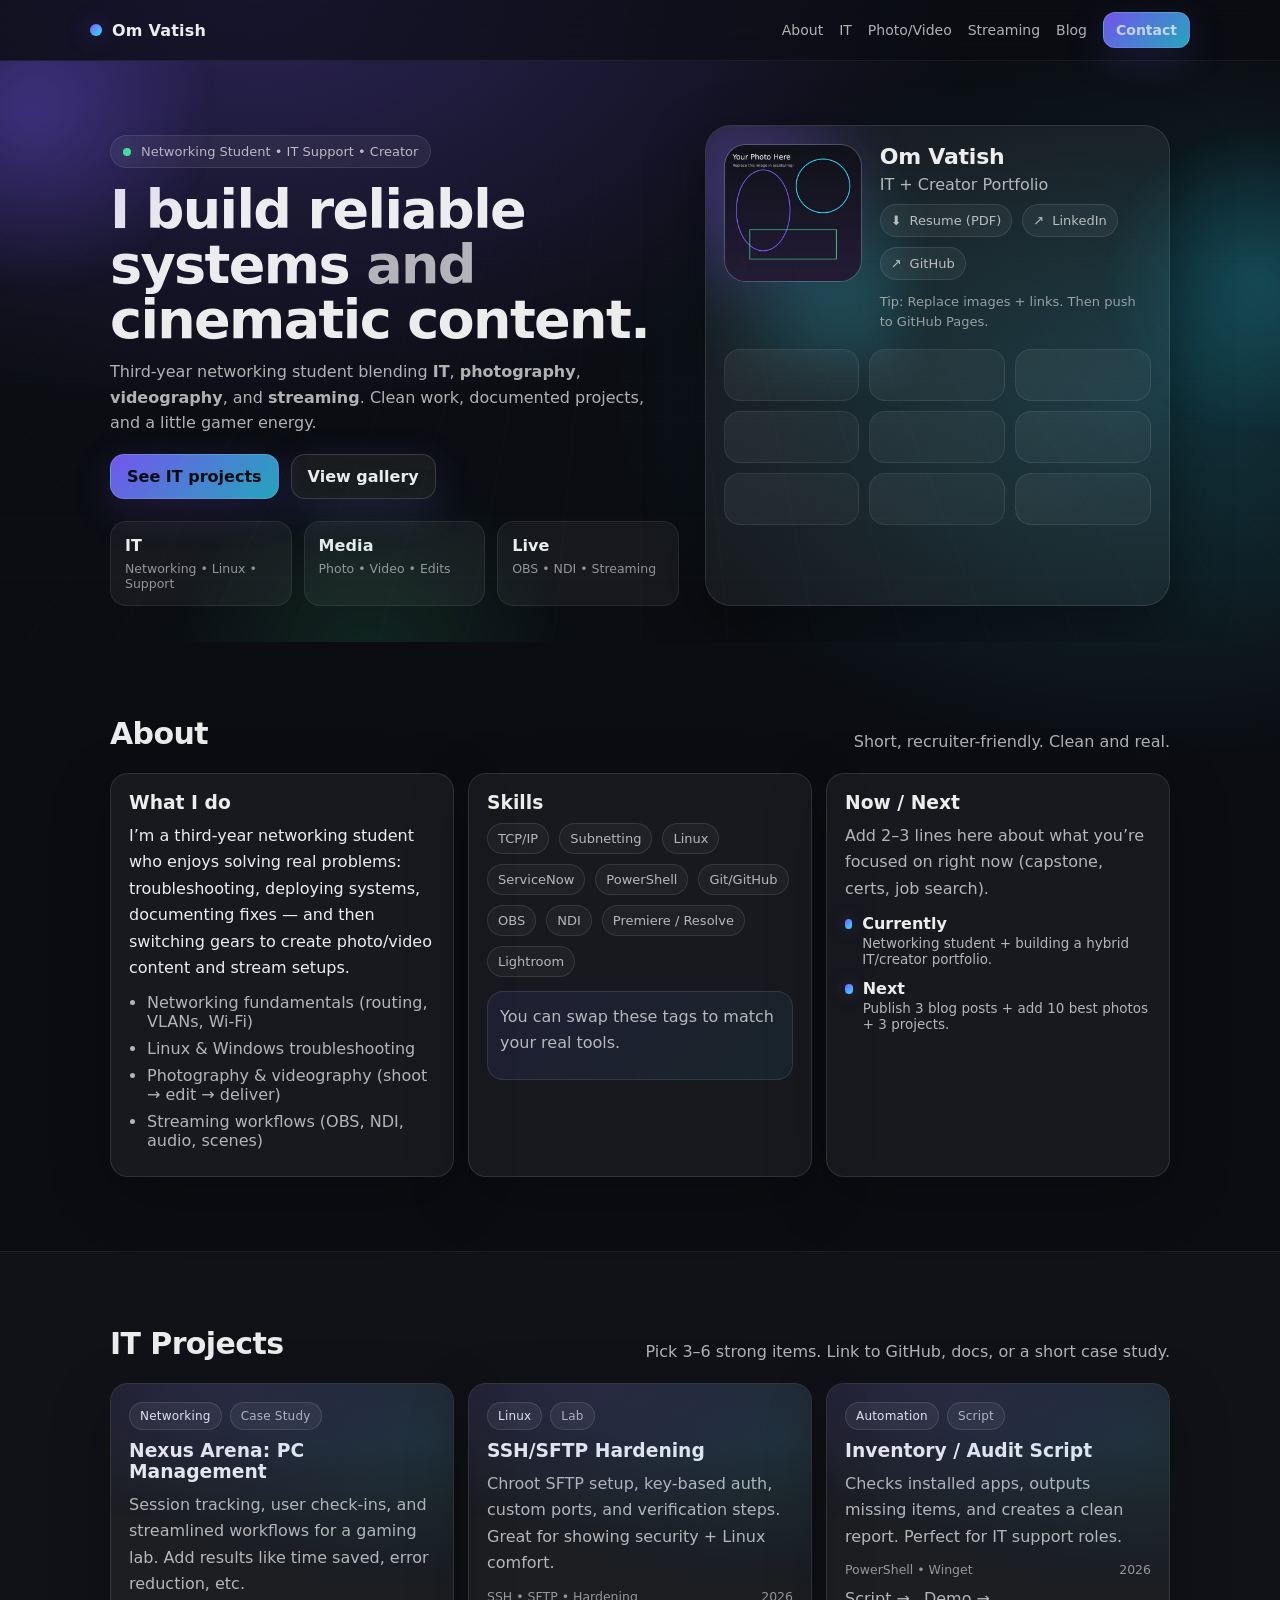
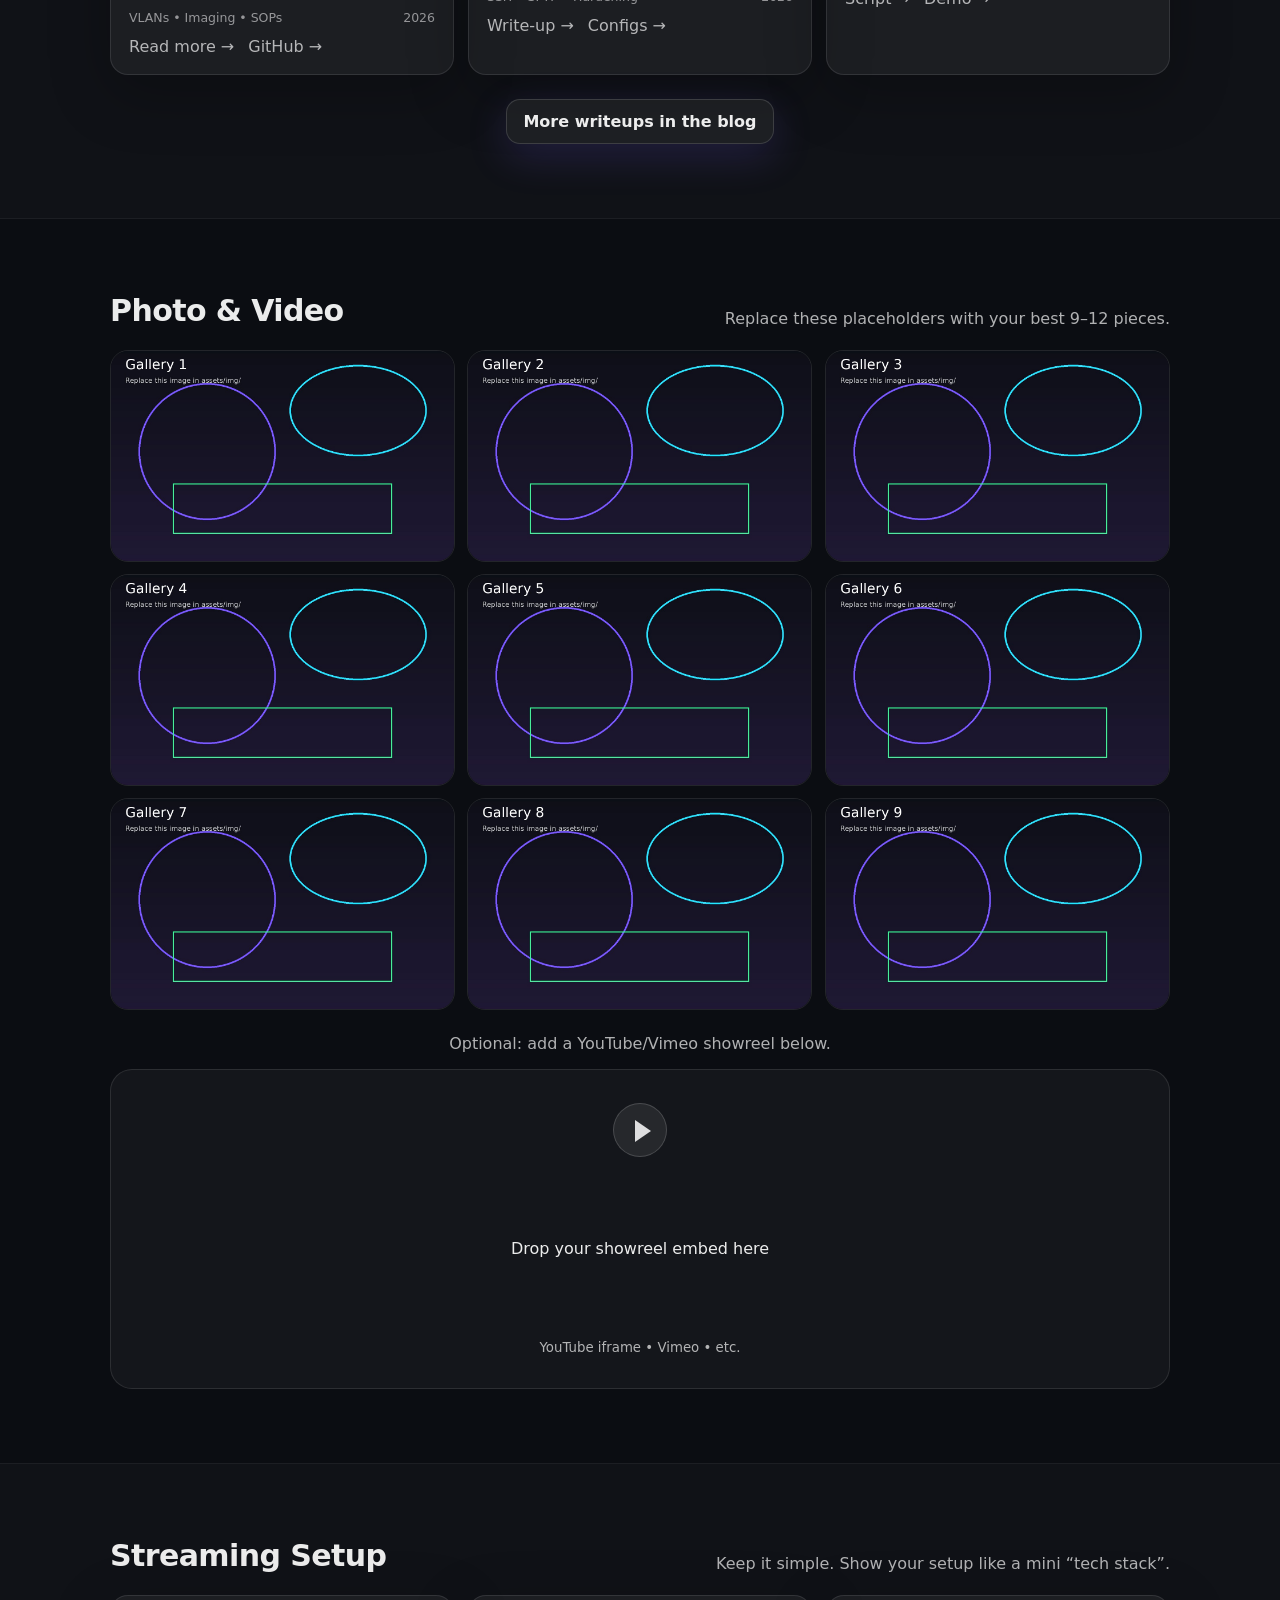
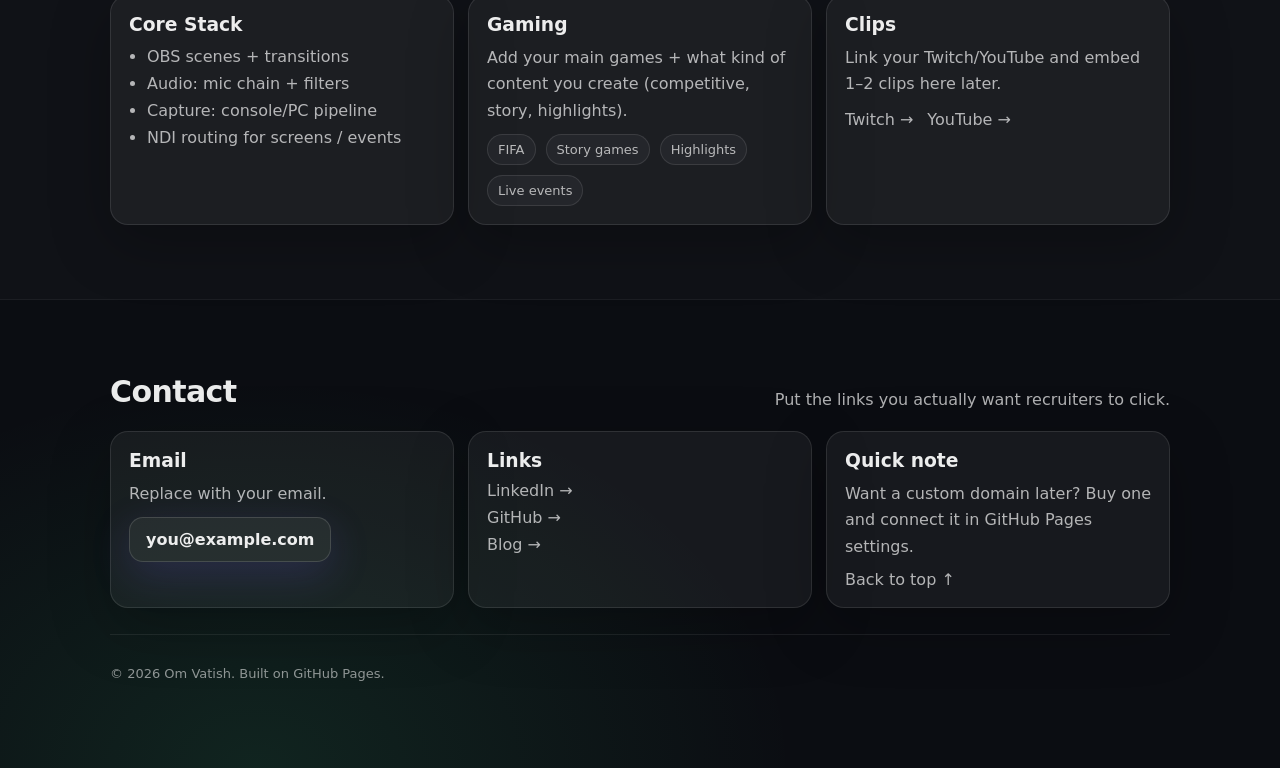
<file: index.html>
<!doctype html>
<html lang="en">
<head>
  <meta charset="utf-8" />
  <meta name="viewport" content="width=device-width, initial-scale=1" />
  <title>Om Vatish | IT • Photography • Streaming</title>
  <meta name="description" content="Portfolio of Om Vatish — Networking student, IT projects, photography, videography, and streaming." />
  <meta property="og:title" content="Om Vatish | Portfolio" />
  <meta property="og:description" content="IT + Photography + Streaming portfolio. Projects, gallery, and blog." />
  <meta property="og:type" content="website" />
  <link rel="icon" href="assets/img/favicon.svg" type="image/svg+xml" />
  <link rel="stylesheet" href="assets/css/style.css" />
</head>

<body>
  <a class="skip-link" href="#main">Skip to content</a>

  <!-- Top progress bar -->
  <div class="scroll-progress" aria-hidden="true"><span></span></div>

  <header class="site-header" id="top">
    <div class="container header-inner">
      <a class="brand" href="#top" aria-label="Home">
        <span class="brand-mark" aria-hidden="true"></span>
        <span class="brand-text">Om Vatish</span>
      </a>

      <nav class="nav" aria-label="Primary">
        <button class="nav-toggle" type="button" aria-expanded="false" aria-controls="navLinks">
          <span class="sr-only">Toggle navigation</span>
          <span class="burger" aria-hidden="true"></span>
        </button>

        <div class="nav-links" id="navLinks">
          <a href="#about">About</a>
          <a href="#projects">IT</a>
          <a href="#gallery">Photo/Video</a>
          <a href="#streaming">Streaming</a>
          <a href="blog.html">Blog</a>
          <a href="#contact" class="btn btn-sm">Contact</a>
        </div>
      </nav>
    </div>
  </header>

  <main id="main">
    <!-- HERO -->
    <section class="hero">
      <div class="container hero-inner">
        <div class="hero-copy">
          <div class="pill">
            <span class="dot" aria-hidden="true"></span>
            <span>Networking Student • IT Support • Creator</span>
          </div>

          <h1 class="headline">
            I build reliable systems <span class="muted">and</span> cinematic content.
          </h1>

          <p class="subhead">
            Third-year networking student blending <strong>IT</strong>, <strong>photography</strong>,
            <strong>videography</strong>, and <strong>streaming</strong>. Clean work, documented projects,
            and a little gamer energy.
          </p>

          <div class="hero-cta">
            <a class="btn" href="#projects">See IT projects</a>
            <a class="btn btn-ghost" href="#gallery">View gallery</a>
          </div>

          <div class="quick-stats" aria-label="Highlights">
            <div class="stat">
              <div class="stat-num">IT</div>
              <div class="stat-label">Networking • Linux • Support</div>
            </div>
            <div class="stat">
              <div class="stat-num">Media</div>
              <div class="stat-label">Photo • Video • Edits</div>
            </div>
            <div class="stat">
              <div class="stat-num">Live</div>
              <div class="stat-label">OBS • NDI • Streaming</div>
            </div>
          </div>
        </div>

        <div class="hero-card" aria-label="Profile card">
          <div class="profile">
            <div class="avatar-wrap">
              <img class="avatar" src="assets/img/profile-placeholder.jpg" alt="Your headshot (replace this image)" />
              <div class="avatar-glow" aria-hidden="true"></div>
            </div>

            <div class="profile-meta">
              <h2 class="profile-name">Om Vatish</h2>
              <p class="profile-role">IT + Creator Portfolio</p>

              <div class="profile-actions">
                <a class="chip" href="assets/Om-Vatish-Resume.pdf" download>
                  <span aria-hidden="true">⬇</span> Resume (PDF)
                </a>
                <a class="chip" href="https://www.linkedin.com/" target="_blank" rel="noreferrer">
                  <span aria-hidden="true">↗</span> LinkedIn
                </a>
                <a class="chip" href="https://github.com/" target="_blank" rel="noreferrer">
                  <span aria-hidden="true">↗</span> GitHub
                </a>
              </div>

              <p class="profile-note">
                Tip: Replace images + links. Then push to GitHub Pages.
              </p>
            </div>
          </div>

          <div class="mini-grid" aria-hidden="true">
            <div class="mini"></div><div class="mini"></div><div class="mini"></div>
            <div class="mini"></div><div class="mini"></div><div class="mini"></div>
            <div class="mini"></div><div class="mini"></div><div class="mini"></div>
          </div>
        </div>
      </div>

      <div class="hero-bg" aria-hidden="true">
        <div class="orb orb-1"></div>
        <div class="orb orb-2"></div>
        <div class="orb orb-3"></div>
        <div class="gridlines"></div>
      </div>
    </section>

    <!-- ABOUT -->
    <section class="section" id="about">
      <div class="container">
        <div class="section-head">
          <h2>About</h2>
          <p>Short, recruiter-friendly. Clean and real.</p>
        </div>

        <div class="about-grid">
          <div class="card reveal">
            <h3>What I do</h3>
            <p>
              I’m a third-year networking student who enjoys solving real problems:
              troubleshooting, deploying systems, documenting fixes — and then switching
              gears to create photo/video content and stream setups.
            </p>
            <ul class="checklist">
              <li>Networking fundamentals (routing, VLANs, Wi‑Fi)</li>
              <li>Linux & Windows troubleshooting</li>
              <li>Photography & videography (shoot → edit → deliver)</li>
              <li>Streaming workflows (OBS, NDI, audio, scenes)</li>
            </ul>
          </div>

          <div class="card reveal">
            <h3>Skills</h3>
            <div class="tags">
              <span class="tag">TCP/IP</span>
              <span class="tag">Subnetting</span>
              <span class="tag">Linux</span>
              <span class="tag">ServiceNow</span>
              <span class="tag">PowerShell</span>
              <span class="tag">Git/GitHub</span>
              <span class="tag">OBS</span>
              <span class="tag">NDI</span>
              <span class="tag">Premiere / Resolve</span>
              <span class="tag">Lightroom</span>
            </div>

            <div class="callout">
              <p class="muted">
                You can swap these tags to match your real tools.
              </p>
            </div>
          </div>

          <div class="card reveal">
            <h3>Now / Next</h3>
            <p class="muted">
              Add 2–3 lines here about what you’re focused on right now (capstone, certs, job search).
            </p>
            <div class="timeline">
              <div class="t-item">
                <span class="t-dot" aria-hidden="true"></span>
                <div>
                  <div class="t-title">Currently</div>
                  <div class="t-desc">Networking student + building a hybrid IT/creator portfolio.</div>
                </div>
              </div>
              <div class="t-item">
                <span class="t-dot" aria-hidden="true"></span>
                <div>
                  <div class="t-title">Next</div>
                  <div class="t-desc">Publish 3 blog posts + add 10 best photos + 3 projects.</div>
                </div>
              </div>
            </div>
          </div>
        </div>
      </div>
    </section>

    <!-- IT PROJECTS -->
    <section class="section alt" id="projects">
      <div class="container">
        <div class="section-head">
          <h2>IT Projects</h2>
          <p>Pick 3–6 strong items. Link to GitHub, docs, or a short case study.</p>
        </div>

        <div class="cards-3">
          <article class="card project reveal">
            <div class="project-top">
              <span class="badge">Networking</span>
              <span class="badge ghost">Case Study</span>
            </div>
            <h3>Nexus Arena: PC Management</h3>
            <p class="muted">
              Session tracking, user check‑ins, and streamlined workflows for a gaming lab.
              Add results like time saved, error reduction, etc.
            </p>
            <div class="project-meta">
              <span>VLANs • Imaging • SOPs</span>
              <span>2026</span>
            </div>
            <div class="project-links">
              <a class="text-link" href="#" target="_blank" rel="noreferrer">Read more →</a>
              <a class="text-link" href="#" target="_blank" rel="noreferrer">GitHub →</a>
            </div>
          </article>

          <article class="card project reveal">
            <div class="project-top">
              <span class="badge">Linux</span>
              <span class="badge ghost">Lab</span>
            </div>
            <h3>SSH/SFTP Hardening</h3>
            <p class="muted">
              Chroot SFTP setup, key-based auth, custom ports, and verification steps.
              Great for showing security + Linux comfort.
            </p>
            <div class="project-meta">
              <span>SSH • SFTP • Hardening</span>
              <span>2026</span>
            </div>
            <div class="project-links">
              <a class="text-link" href="#" target="_blank" rel="noreferrer">Write-up →</a>
              <a class="text-link" href="#" target="_blank" rel="noreferrer">Configs →</a>
            </div>
          </article>

          <article class="card project reveal">
            <div class="project-top">
              <span class="badge">Automation</span>
              <span class="badge ghost">Script</span>
            </div>
            <h3>Inventory / Audit Script</h3>
            <p class="muted">
              Checks installed apps, outputs missing items, and creates a clean report.
              Perfect for IT support roles.
            </p>
            <div class="project-meta">
              <span>PowerShell • Winget</span>
              <span>2026</span>
            </div>
            <div class="project-links">
              <a class="text-link" href="#" target="_blank" rel="noreferrer">Script →</a>
              <a class="text-link" href="#" target="_blank" rel="noreferrer">Demo →</a>
            </div>
          </article>
        </div>

        <div class="center mt-24">
          <a class="btn btn-ghost" href="blog.html#it">More writeups in the blog</a>
        </div>
      </div>
    </section>

    <!-- GALLERY -->
    <section class="section" id="gallery">
      <div class="container">
        <div class="section-head">
          <h2>Photo & Video</h2>
          <p>Replace these placeholders with your best 9–12 pieces.</p>
        </div>

        <div class="gallery-grid">
          <button class="g-item reveal" data-img="assets/img/gallery-1.jpg" data-title="Photo Title 1">
            <img src="assets/img/gallery-1.jpg" alt="Gallery image 1 (replace)" loading="lazy" />
          </button>
          <button class="g-item reveal" data-img="assets/img/gallery-2.jpg" data-title="Photo Title 2">
            <img src="assets/img/gallery-2.jpg" alt="Gallery image 2 (replace)" loading="lazy" />
          </button>
          <button class="g-item reveal" data-img="assets/img/gallery-3.jpg" data-title="Photo Title 3">
            <img src="assets/img/gallery-3.jpg" alt="Gallery image 3 (replace)" loading="lazy" />
          </button>
          <button class="g-item reveal" data-img="assets/img/gallery-4.jpg" data-title="Photo Title 4">
            <img src="assets/img/gallery-4.jpg" alt="Gallery image 4 (replace)" loading="lazy" />
          </button>
          <button class="g-item reveal" data-img="assets/img/gallery-5.jpg" data-title="Photo Title 5">
            <img src="assets/img/gallery-5.jpg" alt="Gallery image 5 (replace)" loading="lazy" />
          </button>
          <button class="g-item reveal" data-img="assets/img/gallery-6.jpg" data-title="Photo Title 6">
            <img src="assets/img/gallery-6.jpg" alt="Gallery image 6 (replace)" loading="lazy" />
          </button>
          <button class="g-item reveal" data-img="assets/img/gallery-7.jpg" data-title="Photo Title 7">
            <img src="assets/img/gallery-7.jpg" alt="Gallery image 7 (replace)" loading="lazy" />
          </button>
          <button class="g-item reveal" data-img="assets/img/gallery-8.jpg" data-title="Photo Title 8">
            <img src="assets/img/gallery-8.jpg" alt="Gallery image 8 (replace)" loading="lazy" />
          </button>
          <button class="g-item reveal" data-img="assets/img/gallery-9.jpg" data-title="Photo Title 9">
            <img src="assets/img/gallery-9.jpg" alt="Gallery image 9 (replace)" loading="lazy" />
          </button>
        </div>

        <div class="center mt-24">
          <p class="muted">Optional: add a YouTube/Vimeo showreel below.</p>
          <div class="video-frame reveal">
            <div class="video-placeholder">
              <div class="play" aria-hidden="true"></div>
              <p>Drop your showreel embed here</p>
              <small class="muted">YouTube iframe • Vimeo • etc.</small>
            </div>
          </div>
        </div>
      </div>
    </section>

    <!-- STREAMING -->
    <section class="section alt" id="streaming">
      <div class="container">
        <div class="section-head">
          <h2>Streaming Setup</h2>
          <p>Keep it simple. Show your setup like a mini “tech stack”.</p>
        </div>

        <div class="stream-grid">
          <div class="card reveal">
            <h3>Core Stack</h3>
            <ul class="checklist">
              <li>OBS scenes + transitions</li>
              <li>Audio: mic chain + filters</li>
              <li>Capture: console/PC pipeline</li>
              <li>NDI routing for screens / events</li>
            </ul>
          </div>

          <div class="card reveal">
            <h3>Gaming</h3>
            <p class="muted">
              Add your main games + what kind of content you create (competitive, story, highlights).
            </p>
            <div class="tags">
              <span class="tag">FIFA</span>
              <span class="tag">Story games</span>
              <span class="tag">Highlights</span>
              <span class="tag">Live events</span>
            </div>
          </div>

          <div class="card reveal">
            <h3>Clips</h3>
            <p class="muted">
              Link your Twitch/YouTube and embed 1–2 clips here later.
            </p>
            <div class="project-links">
              <a class="text-link" href="#" target="_blank" rel="noreferrer">Twitch →</a>
              <a class="text-link" href="#" target="_blank" rel="noreferrer">YouTube →</a>
            </div>
          </div>
        </div>
      </div>
    </section>

    <!-- CONTACT -->
    <section class="section" id="contact">
      <div class="container">
        <div class="section-head">
          <h2>Contact</h2>
          <p>Put the links you actually want recruiters to click.</p>
        </div>

        <div class="contact-grid">
          <div class="card reveal">
            <h3>Email</h3>
            <p class="muted">Replace with your email.</p>
            <a class="btn btn-ghost" href="mailto:you@example.com">you@example.com</a>
          </div>

          <div class="card reveal">
            <h3>Links</h3>
            <div class="links">
              <a class="text-link" href="https://www.linkedin.com/" target="_blank" rel="noreferrer">LinkedIn →</a>
              <a class="text-link" href="https://github.com/" target="_blank" rel="noreferrer">GitHub →</a>
              <a class="text-link" href="blog.html">Blog →</a>
            </div>
          </div>

          <div class="card reveal">
            <h3>Quick note</h3>
            <p class="muted">
              Want a custom domain later? Buy one and connect it in GitHub Pages settings.
            </p>
            <a class="text-link" href="#top">Back to top ↑</a>
          </div>
        </div>

        <footer class="footer">
          <p>© <span id="year"></span> Om Vatish. Built on GitHub Pages.</p>
        </footer>
      </div>
    </section>
  </main>

  <!-- Lightbox -->
  <dialog class="lightbox" id="lightbox" aria-label="Image preview">
    <button class="lightbox-close" type="button" aria-label="Close">×</button>
    <figure>
      <img id="lightboxImg" alt="" />
      <figcaption id="lightboxCap"></figcaption>
    </figure>
  </dialog>

  <script src="assets/js/main.js"></script>
</body>
</html>
</file>
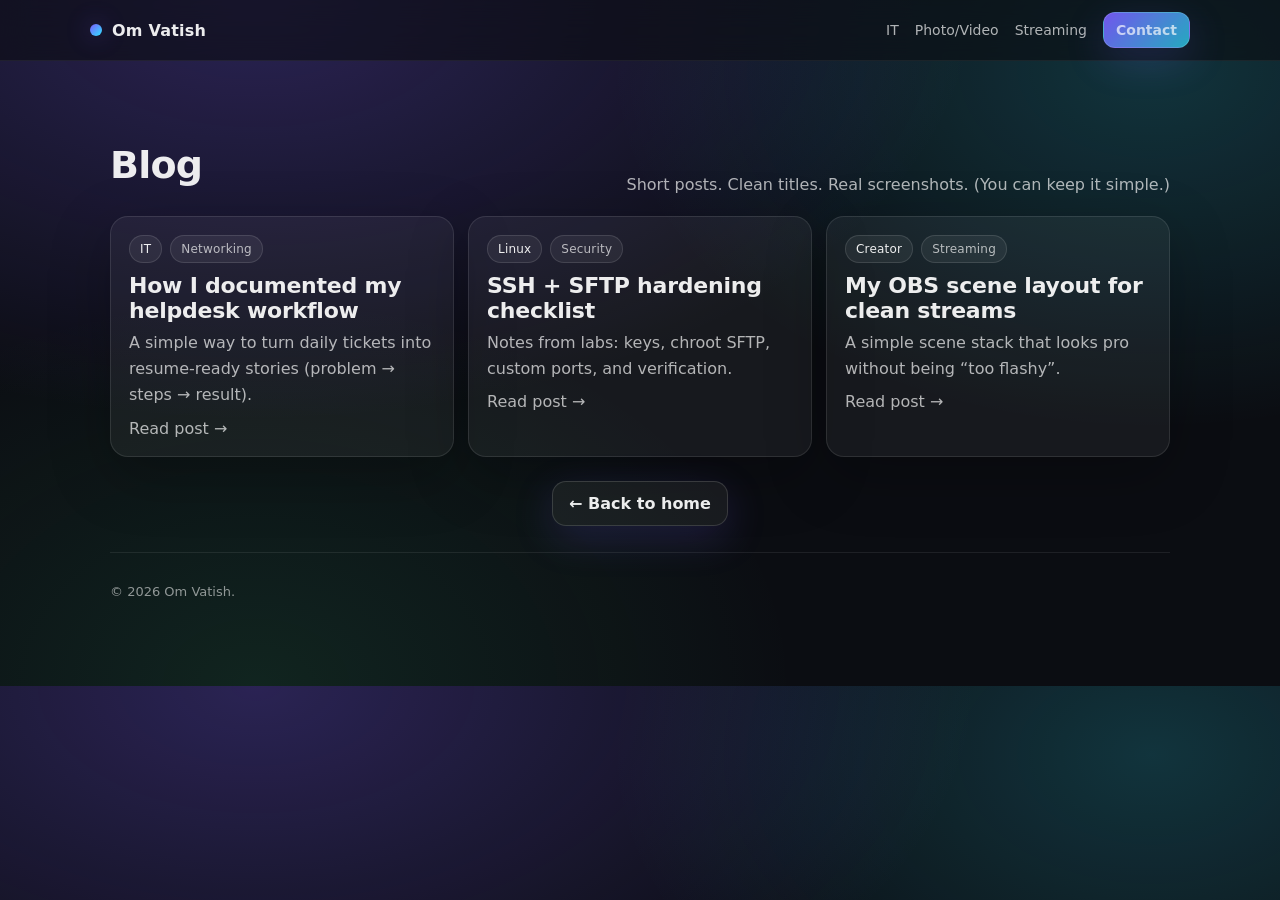
<file: blog.html>
<!doctype html>
<html lang="en">
<head>
  <meta charset="utf-8" />
  <meta name="viewport" content="width=device-width, initial-scale=1" />
  <title>Blog | Om Vatish</title>
  <meta name="description" content="Blog posts: IT notes, networking, Linux labs, and creator workflows." />
  <link rel="icon" href="assets/img/favicon.svg" type="image/svg+xml" />
  <link rel="stylesheet" href="assets/css/style.css" />
</head>
<body>
  <a class="skip-link" href="#main">Skip to content</a>
  <div class="scroll-progress" aria-hidden="true"><span></span></div>

  <header class="site-header">
    <div class="container header-inner">
      <a class="brand" href="index.html" aria-label="Home">
        <span class="brand-mark" aria-hidden="true"></span>
        <span class="brand-text">Om Vatish</span>
      </a>

      <nav class="nav" aria-label="Primary">
        <button class="nav-toggle" type="button" aria-expanded="false" aria-controls="navLinks">
          <span class="sr-only">Toggle navigation</span>
          <span class="burger" aria-hidden="true"></span>
        </button>

        <div class="nav-links" id="navLinks">
          <a href="index.html#projects">IT</a>
          <a href="index.html#gallery">Photo/Video</a>
          <a href="index.html#streaming">Streaming</a>
          <a class="btn btn-sm" href="index.html#contact">Contact</a>
        </div>
      </nav>
    </div>
  </header>

  <main id="main" class="section">
    <div class="container">
      <div class="section-head">
        <h1 class="h2">Blog</h1>
        <p>Short posts. Clean titles. Real screenshots. (You can keep it simple.)</p>
      </div>

      <div class="blog-grid">
        <article class="card reveal" id="it">
          <div class="blog-top">
            <span class="badge">IT</span>
            <span class="badge ghost">Networking</span>
          </div>
          <h2 class="h3">How I documented my helpdesk workflow</h2>
          <p class="muted">
            A simple way to turn daily tickets into resume-ready stories (problem → steps → result).
          </p>
          <a class="text-link" href="blog/post-1.html">Read post →</a>
        </article>

        <article class="card reveal">
          <div class="blog-top">
            <span class="badge">Linux</span>
            <span class="badge ghost">Security</span>
          </div>
          <h2 class="h3">SSH + SFTP hardening checklist</h2>
          <p class="muted">
            Notes from labs: keys, chroot SFTP, custom ports, and verification.
          </p>
          <a class="text-link" href="blog/post-2.html">Read post →</a>
        </article>

        <article class="card reveal">
          <div class="blog-top">
            <span class="badge">Creator</span>
            <span class="badge ghost">Streaming</span>
          </div>
          <h2 class="h3">My OBS scene layout for clean streams</h2>
          <p class="muted">
            A simple scene stack that looks pro without being “too flashy”.
          </p>
          <a class="text-link" href="blog/post-3.html">Read post →</a>
        </article>
      </div>

      <div class="center mt-24">
        <a class="btn btn-ghost" href="index.html">← Back to home</a>
      </div>

      <footer class="footer">
        <p>© <span id="year"></span> Om Vatish.</p>
      </footer>
    </div>
  </main>

  <script src="assets/js/main.js"></script>
</body>
</html>
</file>
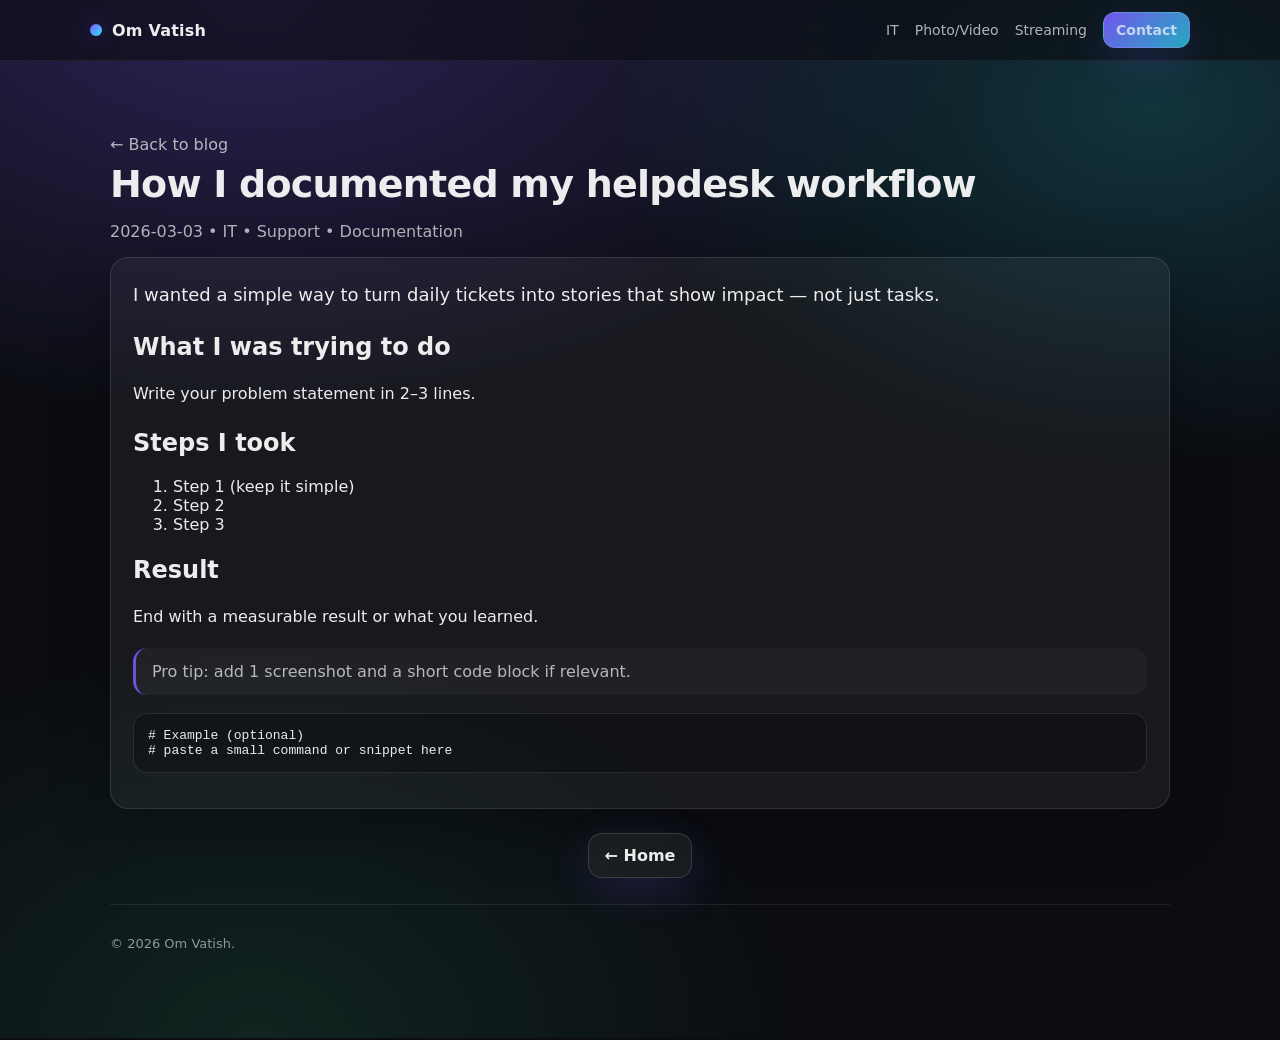
<file: blog/post-1.html>
<!doctype html>
<html lang="en">
<head>
  <meta charset="utf-8" />
  <meta name="viewport" content="width=device-width, initial-scale=1" />
  <title>How I documented my helpdesk workflow | Om Vatish</title>
  <meta name="description" content="Turning daily support work into resume-ready case studies." />
  <link rel="icon" href="../assets/img/favicon.svg" type="image/svg+xml" />
  <link rel="stylesheet" href="../assets/css/style.css" />
</head>
<body>
  <a class="skip-link" href="#main">Skip to content</a>
  <div class="scroll-progress" aria-hidden="true"><span></span></div>

  <header class="site-header">
    <div class="container header-inner">
      <a class="brand" href="../index.html" aria-label="Home">
        <span class="brand-mark" aria-hidden="true"></span>
        <span class="brand-text">Om Vatish</span>
      </a>

      <nav class="nav" aria-label="Primary">
        <button class="nav-toggle" type="button" aria-expanded="false" aria-controls="navLinks">
          <span class="sr-only">Toggle navigation</span>
          <span class="burger" aria-hidden="true"></span>
        </button>

        <div class="nav-links" id="navLinks">
          <a href="../index.html#projects">IT</a>
          <a href="../index.html#gallery">Photo/Video</a>
          <a href="../index.html#streaming">Streaming</a>
          <a class="btn btn-sm" href="../index.html#contact">Contact</a>
        </div>
      </nav>
    </div>
  </header>

  <main id="main" class="section">
    <div class="container">
      <div class="post-head">
        <a class="text-link" href="../blog.html">← Back to blog</a>
        <h1 class="h2">How I documented my helpdesk workflow</h1>
        <p class="muted">2026-03-03 • IT • Support • Documentation</p>
      </div>

      <article class="post card reveal">
        <p class="lead">I wanted a simple way to turn daily tickets into stories that show impact — not just tasks.</p>

        <h2>What I was trying to do</h2>
        <p>Write your problem statement in 2–3 lines.</p>

        <h2>Steps I took</h2>
        <ol>
          <li>Step 1 (keep it simple)</li>
          <li>Step 2</li>
          <li>Step 3</li>
        </ol>

        <h2>Result</h2>
        <p>End with a measurable result or what you learned.</p>

        <blockquote>
          Pro tip: add 1 screenshot and a short code block if relevant.
        </blockquote>

        <pre><code># Example (optional)
# paste a small command or snippet here
</code></pre>
      </article>

      <div class="center mt-24">
        <a class="btn btn-ghost" href="../index.html">← Home</a>
      </div>

      <footer class="footer">
        <p>© <span id="year"></span> Om Vatish.</p>
      </footer>
    </div>
  </main>

  <script src="../assets/js/main.js"></script>
</body>
</html>
</file>
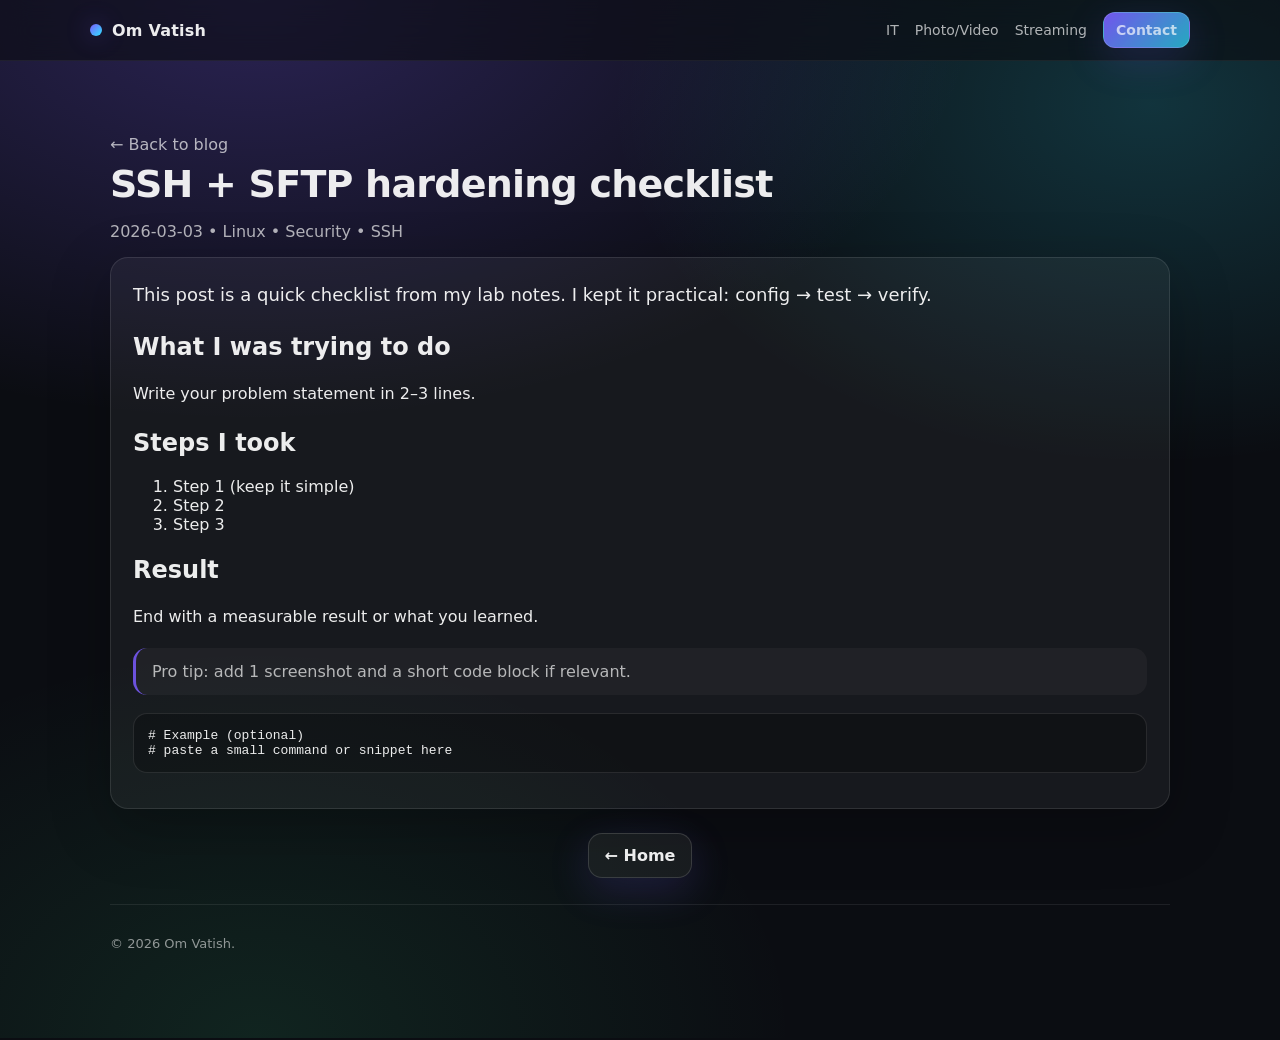
<file: blog/post-2.html>
<!doctype html>
<html lang="en">
<head>
  <meta charset="utf-8" />
  <meta name="viewport" content="width=device-width, initial-scale=1" />
  <title>SSH + SFTP hardening checklist | Om Vatish</title>
  <meta name="description" content="Key-based auth, chroot SFTP, and verification steps." />
  <link rel="icon" href="../assets/img/favicon.svg" type="image/svg+xml" />
  <link rel="stylesheet" href="../assets/css/style.css" />
</head>
<body>
  <a class="skip-link" href="#main">Skip to content</a>
  <div class="scroll-progress" aria-hidden="true"><span></span></div>

  <header class="site-header">
    <div class="container header-inner">
      <a class="brand" href="../index.html" aria-label="Home">
        <span class="brand-mark" aria-hidden="true"></span>
        <span class="brand-text">Om Vatish</span>
      </a>

      <nav class="nav" aria-label="Primary">
        <button class="nav-toggle" type="button" aria-expanded="false" aria-controls="navLinks">
          <span class="sr-only">Toggle navigation</span>
          <span class="burger" aria-hidden="true"></span>
        </button>

        <div class="nav-links" id="navLinks">
          <a href="../index.html#projects">IT</a>
          <a href="../index.html#gallery">Photo/Video</a>
          <a href="../index.html#streaming">Streaming</a>
          <a class="btn btn-sm" href="../index.html#contact">Contact</a>
        </div>
      </nav>
    </div>
  </header>

  <main id="main" class="section">
    <div class="container">
      <div class="post-head">
        <a class="text-link" href="../blog.html">← Back to blog</a>
        <h1 class="h2">SSH + SFTP hardening checklist</h1>
        <p class="muted">2026-03-03 • Linux • Security • SSH</p>
      </div>

      <article class="post card reveal">
        <p class="lead">This post is a quick checklist from my lab notes. I kept it practical: config → test → verify.</p>

        <h2>What I was trying to do</h2>
        <p>Write your problem statement in 2–3 lines.</p>

        <h2>Steps I took</h2>
        <ol>
          <li>Step 1 (keep it simple)</li>
          <li>Step 2</li>
          <li>Step 3</li>
        </ol>

        <h2>Result</h2>
        <p>End with a measurable result or what you learned.</p>

        <blockquote>
          Pro tip: add 1 screenshot and a short code block if relevant.
        </blockquote>

        <pre><code># Example (optional)
# paste a small command or snippet here
</code></pre>
      </article>

      <div class="center mt-24">
        <a class="btn btn-ghost" href="../index.html">← Home</a>
      </div>

      <footer class="footer">
        <p>© <span id="year"></span> Om Vatish.</p>
      </footer>
    </div>
  </main>

  <script src="../assets/js/main.js"></script>
</body>
</html>
</file>
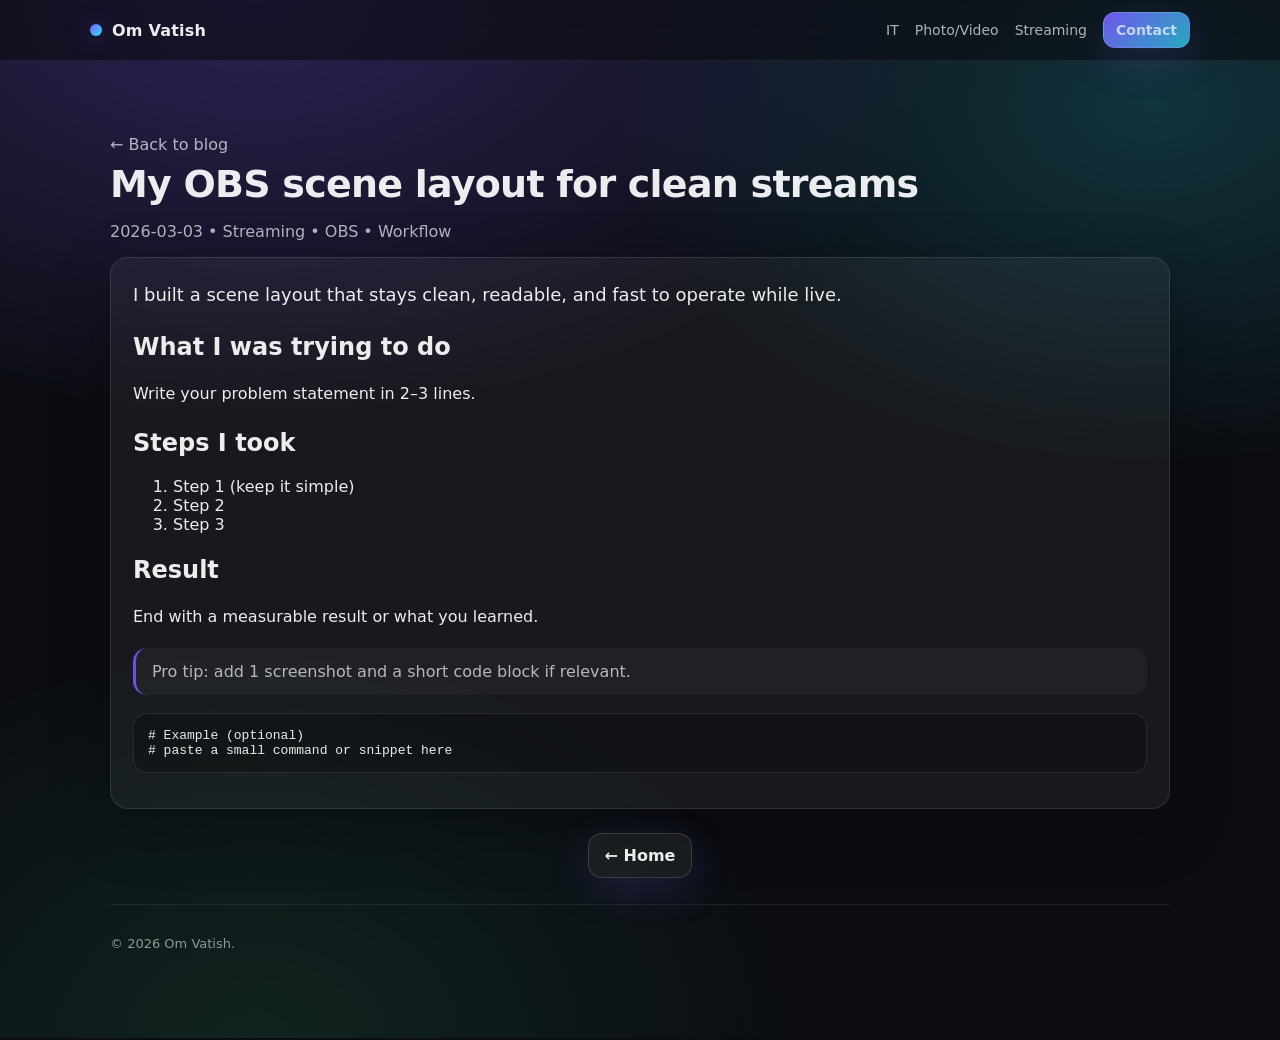
<file: blog/post-3.html>
<!doctype html>
<html lang="en">
<head>
  <meta charset="utf-8" />
  <meta name="viewport" content="width=device-width, initial-scale=1" />
  <title>My OBS scene layout for clean streams | Om Vatish</title>
  <meta name="description" content="A simple scene stack that looks pro without being flashy." />
  <link rel="icon" href="../assets/img/favicon.svg" type="image/svg+xml" />
  <link rel="stylesheet" href="../assets/css/style.css" />
</head>
<body>
  <a class="skip-link" href="#main">Skip to content</a>
  <div class="scroll-progress" aria-hidden="true"><span></span></div>

  <header class="site-header">
    <div class="container header-inner">
      <a class="brand" href="../index.html" aria-label="Home">
        <span class="brand-mark" aria-hidden="true"></span>
        <span class="brand-text">Om Vatish</span>
      </a>

      <nav class="nav" aria-label="Primary">
        <button class="nav-toggle" type="button" aria-expanded="false" aria-controls="navLinks">
          <span class="sr-only">Toggle navigation</span>
          <span class="burger" aria-hidden="true"></span>
        </button>

        <div class="nav-links" id="navLinks">
          <a href="../index.html#projects">IT</a>
          <a href="../index.html#gallery">Photo/Video</a>
          <a href="../index.html#streaming">Streaming</a>
          <a class="btn btn-sm" href="../index.html#contact">Contact</a>
        </div>
      </nav>
    </div>
  </header>

  <main id="main" class="section">
    <div class="container">
      <div class="post-head">
        <a class="text-link" href="../blog.html">← Back to blog</a>
        <h1 class="h2">My OBS scene layout for clean streams</h1>
        <p class="muted">2026-03-03 • Streaming • OBS • Workflow</p>
      </div>

      <article class="post card reveal">
        <p class="lead">I built a scene layout that stays clean, readable, and fast to operate while live.</p>

        <h2>What I was trying to do</h2>
        <p>Write your problem statement in 2–3 lines.</p>

        <h2>Steps I took</h2>
        <ol>
          <li>Step 1 (keep it simple)</li>
          <li>Step 2</li>
          <li>Step 3</li>
        </ol>

        <h2>Result</h2>
        <p>End with a measurable result or what you learned.</p>

        <blockquote>
          Pro tip: add 1 screenshot and a short code block if relevant.
        </blockquote>

        <pre><code># Example (optional)
# paste a small command or snippet here
</code></pre>
      </article>

      <div class="center mt-24">
        <a class="btn btn-ghost" href="../index.html">← Home</a>
      </div>

      <footer class="footer">
        <p>© <span id="year"></span> Om Vatish.</p>
      </footer>
    </div>
  </main>

  <script src="../assets/js/main.js"></script>
</body>
</html>
</file>
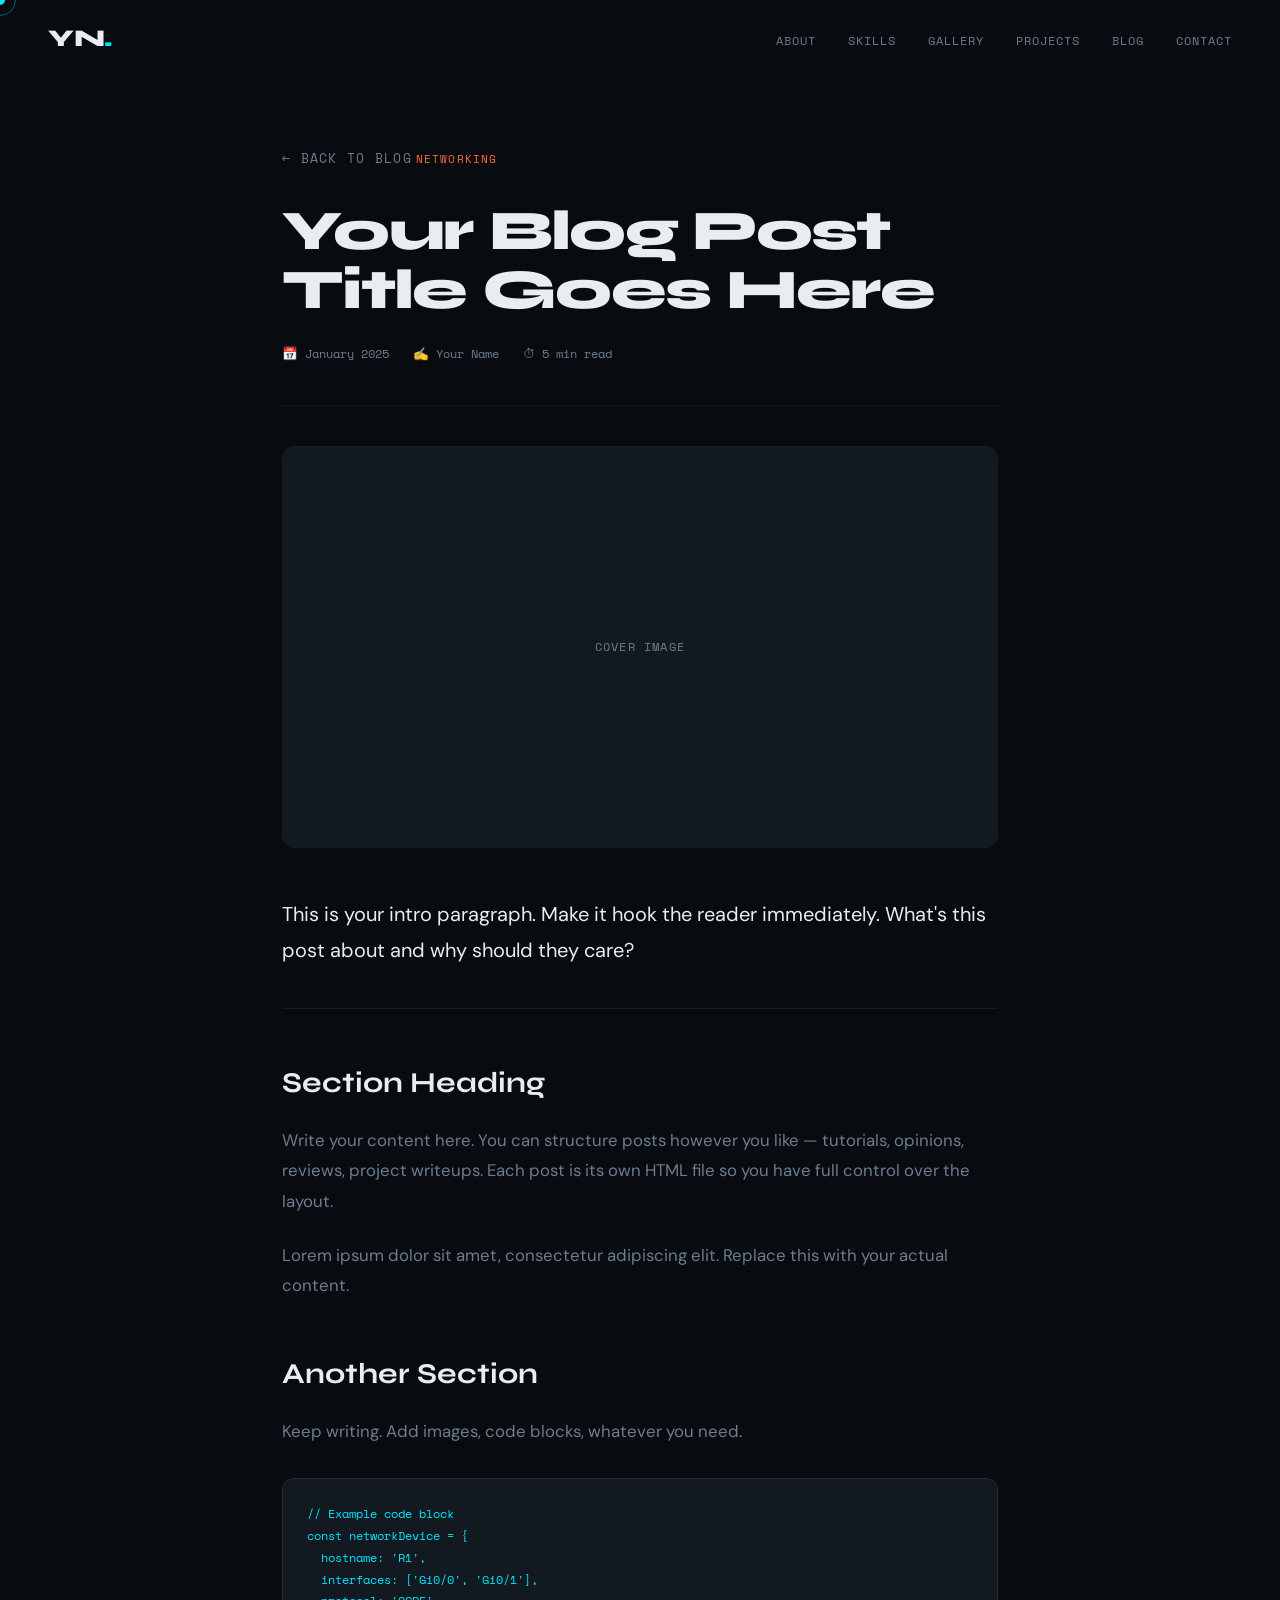
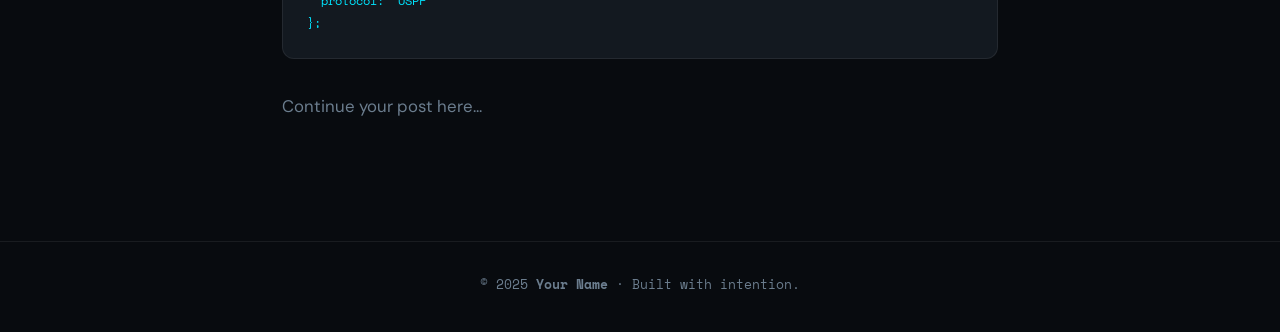
<file: blog/post-template.html>
<!DOCTYPE html>
<html lang="en">
<head>
  <meta charset="UTF-8" />
  <meta name="viewport" content="width=device-width, initial-scale=1.0"/>
  <title>Blog Post Title — YOUR NAME</title>
  <link rel="stylesheet" href="../css/style.css" />
  <link rel="stylesheet" href="../css/blog.css" />
  <link rel="preconnect" href="https://fonts.googleapis.com">
  <link href="https://fonts.googleapis.com/css2?family=Syne:wght@400;600;700;800&family=Space+Mono:ital,wght@0,400;0,700;1,400&family=DM+Sans:wght@300;400;500&display=swap" rel="stylesheet">
</head>
<body>
  <div class="cursor" id="cursor"></div>
  <div class="cursor-trail" id="cursor-trail"></div>

  <nav class="nav scrolled" id="nav">
    <a href="../index.html" class="nav-logo">YN<span class="dot">.</span></a>
    <ul class="nav-links">
      <li><a href="../index.html#about">About</a></li>
      <li><a href="../index.html#skills">Skills</a></li>
      <li><a href="../index.html#gallery">Gallery</a></li>
      <li><a href="../index.html#projects">Projects</a></li>
      <li><a href="../index.html#blog">Blog</a></li>
      <li><a href="../index.html#contact">Contact</a></li>
    </ul>
  </nav>

  <main class="blog-post">
    <div class="blog-post-container">

      <header class="post-header">
        <a href="../index.html#blog" class="back-link">← Back to Blog</a>
        <span class="blog-tag">Networking</span>
        <h1>Your Blog Post Title Goes Here</h1>
        <div class="post-meta">
          <span>📅 January 2025</span>
          <span>✍️ Your Name</span>
          <span>⏱ 5 min read</span>
        </div>
        <div class="post-hero-img">
          <!-- <img src="../images/post-cover.jpg" alt="Post cover"> -->
          <div class="gallery-placeholder"><span>Cover Image</span></div>
        </div>
      </header>

      <article class="post-content">
        <p class="lead">
          This is your intro paragraph. Make it hook the reader immediately. What's this post about and why should they care?
        </p>

        <h2>Section Heading</h2>
        <p>
          Write your content here. You can structure posts however you like — tutorials, opinions, reviews, project writeups. 
          Each post is its own HTML file so you have full control over the layout.
        </p>
        <p>
          Lorem ipsum dolor sit amet, consectetur adipiscing elit. Replace this with your actual content.
        </p>

        <h2>Another Section</h2>
        <p>Keep writing. Add images, code blocks, whatever you need.</p>

        <pre><code>// Example code block
const networkDevice = {
  hostname: 'R1',
  interfaces: ['Gi0/0', 'Gi0/1'],
  protocol: 'OSPF'
};</code></pre>

        <p>Continue your post here...</p>
      </article>

    </div>
  </main>

  <footer class="footer">
    <div class="container">
      <p>© 2025 <strong>Your Name</strong> · Built with intention.</p>
    </div>
  </footer>

  <script src="../js/main.js"></script>
</body>
</html>
</file>
<file: assets/css/style.css>
/* Om Vatish Portfolio Template
   - Static HTML/CSS/JS (GitHub Pages friendly)
   - Subtle “Apple-ish” motion: reveal on scroll + parallax orbs
*/

:root{
  --bg: #0b0d12;
  --panel: rgba(255,255,255,.06);
  --panel-2: rgba(255,255,255,.08);
  --text: rgba(255,255,255,.92);
  --muted: rgba(255,255,255,.68);
  --muted2: rgba(255,255,255,.54);
  --border: rgba(255,255,255,.10);
  --shadow: 0 20px 60px rgba(0,0,0,.45);
  --radius: 18px;
  --radius2: 26px;
  --max: 1100px;
  --accent: #7c5cff;
  --accent2: #2fe3ff;
  --success: #41f097;
}

*{box-sizing:border-box}
html{scroll-behavior:smooth}
body{
  margin:0;
  font-family: ui-sans-serif, system-ui, -apple-system, Segoe UI, Roboto, Arial, "Apple Color Emoji", "Segoe UI Emoji";
  color: var(--text);
  background: radial-gradient(1200px 700px at 20% 0%, rgba(124,92,255,.28), transparent 60%),
              radial-gradient(900px 600px at 90% 10%, rgba(47,227,255,.18), transparent 60%),
              radial-gradient(900px 650px at 20% 100%, rgba(65,240,151,.10), transparent 60%),
              var(--bg);
  overflow-x:hidden;
}

a{color:inherit; text-decoration:none}
img{max-width:100%; display:block}
.container{max-width:var(--max); margin:0 auto; padding:0 20px}
.center{text-align:center}
.mt-24{margin-top:24px}
.h2{font-size: 38px; letter-spacing:-.02em; margin:.2em 0}
.h3{font-size: 22px; letter-spacing:-.01em; margin:.3em 0}

.skip-link{
  position:absolute; left:-999px; top:auto; width:1px; height:1px; overflow:hidden;
}
.skip-link:focus{
  left:16px; top:16px; width:auto; height:auto;
  background:#111; border:1px solid var(--border);
  padding:10px 12px; border-radius:12px;
  z-index: 10000;
}

.scroll-progress{
  position:fixed; top:0; left:0; width:100%; height:3px;
  background: transparent; z-index: 9999;
}
.scroll-progress span{
  display:block; height:100%; width:0%;
  background: linear-gradient(90deg, var(--accent), var(--accent2));
  box-shadow: 0 0 20px rgba(124,92,255,.4);
}

.site-header{
  position:sticky; top:0; z-index: 1000;
  backdrop-filter: blur(14px);
  background: rgba(11,13,18,.60);
  border-bottom: 1px solid rgba(255,255,255,.06);
}
.header-inner{
  display:flex; align-items:center; justify-content:space-between;
  padding: 12px 0;
}

.brand{display:flex; align-items:center; gap:10px}
.brand-mark{
  width:12px; height:12px; border-radius:999px;
  background: linear-gradient(135deg, var(--accent), var(--accent2));
  box-shadow: 0 0 24px rgba(124,92,255,.45);
}
.brand-text{font-weight:650; letter-spacing:.2px}

.nav{position:relative}
.nav-links{display:flex; gap:16px; align-items:center}
.nav-links a{color:var(--muted); font-size:14px}
.nav-links a:hover{color:var(--text)}
.nav-toggle{
  display:none;
  background:transparent; border:1px solid var(--border);
  border-radius: 12px; padding:10px; color:var(--text);
}
.burger{
  width:18px; height:12px; display:block; position:relative;
}
.burger::before,.burger::after,.burger span{
  content:""; position:absolute; left:0; right:0; height:2px;
  background: rgba(255,255,255,.85); border-radius: 2px;
}
.burger::before{top:0}
.burger::after{bottom:0}

.sr-only{
  position:absolute; width:1px; height:1px; padding:0; margin:-1px; overflow:hidden;
  clip:rect(0,0,0,0); white-space:nowrap; border:0;
}

.btn{
  display:inline-flex; align-items:center; justify-content:center;
  padding: 12px 16px;
  border-radius: 14px;
  background: linear-gradient(135deg, rgba(124,92,255,.92), rgba(47,227,255,.72));
  color: #0b0d12;
  font-weight: 700;
  border: 1px solid rgba(255,255,255,.14);
  box-shadow: 0 12px 40px rgba(124,92,255,.18);
  transform: translateZ(0);
}
.btn:hover{filter: brightness(1.05)}
.btn:active{transform: translateY(1px)}
.btn-ghost{
  background: rgba(255,255,255,.06);
  color: var(--text);
}
.btn-sm{padding: 9px 12px; border-radius: 12px; font-size: 13px}

.text-link{
  color: var(--muted);
  display:inline-flex; align-items:center; gap:8px;
}
.text-link:hover{color: var(--text)}

.section{padding: 74px 0}
.section.alt{background: rgba(255,255,255,.02); border-top: 1px solid rgba(255,255,255,.05); border-bottom: 1px solid rgba(255,255,255,.05)}
.section-head{display:flex; justify-content:space-between; align-items:flex-end; gap:16px; margin-bottom:22px}
.section-head p{margin:0; color:var(--muted); max-width: 58ch}
.section-head h2{margin:0; font-size: 30px; letter-spacing:-.02em}

.hero{position:relative; padding: 64px 0 36px; overflow:hidden}
.hero-inner{display:grid; grid-template-columns: 1.1fr .9fr; gap: 26px; align-items:stretch}
.hero-copy{padding-top: 10px}
.pill{
  display:inline-flex; align-items:center; gap:10px;
  padding: 8px 12px;
  border-radius: 999px;
  background: rgba(255,255,255,.06);
  border: 1px solid rgba(255,255,255,.10);
  color: var(--muted);
  font-size: 13px;
}
.dot{
  width:8px; height:8px; border-radius:999px;
  background: var(--success);
  box-shadow: 0 0 18px rgba(65,240,151,.42);
}
.headline{
  font-size: 54px;
  line-height: 1.02;
  letter-spacing: -.03em;
  margin: 14px 0 12px;
}
.muted{color: var(--muted)}
.subhead{
  margin:0;
  color: var(--muted);
  font-size: 16px;
  line-height: 1.6;
  max-width: 62ch;
}
.hero-cta{display:flex; gap:12px; margin-top: 18px; flex-wrap:wrap}
.quick-stats{display:grid; grid-template-columns:repeat(3,1fr); gap:12px; margin-top:22px}
.stat{
  padding: 14px 14px;
  border-radius: 16px;
  background: rgba(255,255,255,.05);
  border:1px solid rgba(255,255,255,.08);
}
.stat-num{font-weight:800; letter-spacing:.1px}
.stat-label{font-size: 12.5px; color: var(--muted2); margin-top:6px}

.hero-card{
  position:relative;
  border-radius: var(--radius2);
  background: rgba(255,255,255,.05);
  border: 1px solid rgba(255,255,255,.10);
  box-shadow: var(--shadow);
  overflow:hidden;
}
.profile{display:flex; gap:18px; padding: 18px}
.avatar-wrap{position:relative; flex: 0 0 138px}
.avatar{
  width: 138px; height: 138px; object-fit: cover;
  border-radius: 22px;
  border: 1px solid rgba(255,255,255,.14);
  background: rgba(255,255,255,.06);
}
.avatar-glow{
  position:absolute; inset:-40px;
  background: radial-gradient(circle at 30% 30%, rgba(124,92,255,.35), transparent 55%),
              radial-gradient(circle at 70% 70%, rgba(47,227,255,.22), transparent 55%);
  filter: blur(22px);
  z-index:-1;
}
.profile-name{margin:0; font-size: 22px; letter-spacing:-.01em}
.profile-role{margin:6px 0 10px; color: var(--muted)}
.profile-actions{display:flex; gap:10px; flex-wrap:wrap}
.chip{
  display:inline-flex; gap:8px; align-items:center;
  padding: 8px 10px;
  border-radius: 999px;
  font-size: 13px;
  color: var(--muted);
  background: rgba(255,255,255,.05);
  border:1px solid rgba(255,255,255,.10);
}
.chip:hover{color: var(--text); border-color: rgba(255,255,255,.16)}
.profile-note{margin:12px 0 0; color: var(--muted2); font-size: 13px; line-height: 1.5}

.mini-grid{
  display:grid; grid-template-columns: repeat(3,1fr);
  gap:10px; padding: 0 18px 18px;
}
.mini{
  height: 52px; border-radius: 16px;
  background: linear-gradient(135deg, rgba(255,255,255,.06), rgba(255,255,255,.03));
  border:1px solid rgba(255,255,255,.08);
}

.hero-bg{position:absolute; inset:0; pointer-events:none}
.orb{position:absolute; border-radius: 999px; filter: blur(10px); opacity:.9}
.orb-1{width:420px; height:420px; left:-180px; top:-160px; background: radial-gradient(circle, rgba(124,92,255,.38), transparent 62%)}
.orb-2{width:360px; height:360px; right:-160px; top:40px; background: radial-gradient(circle, rgba(47,227,255,.22), transparent 62%)}
.orb-3{width:480px; height:480px; left:10%; bottom:-260px; background: radial-gradient(circle, rgba(65,240,151,.13), transparent 62%)}
.gridlines{
  position:absolute; inset:-200px;
  background-image:
    linear-gradient(rgba(255,255,255,.05) 1px, transparent 1px),
    linear-gradient(90deg, rgba(255,255,255,.05) 1px, transparent 1px);
  background-size: 60px 60px;
  transform: perspective(900px) rotateX(55deg);
  opacity:.12;
}

.card{
  border-radius: var(--radius);
  background: rgba(255,255,255,.05);
  border: 1px solid rgba(255,255,255,.10);
  box-shadow: 0 18px 60px rgba(0,0,0,.25);
  padding: 18px;
}
.card h3{margin:0 0 10px}
.card p{margin:0 0 10px; line-height:1.65}

.about-grid{display:grid; grid-template-columns: repeat(3,1fr); gap:14px}
.checklist{margin: 12px 0 0; padding-left: 18px; color: var(--muted)}
.checklist li{margin: 8px 0}
.tags{display:flex; flex-wrap:wrap; gap:10px; margin-top: 10px}
.tag{
  font-size: 13px;
  color: var(--muted);
  padding: 7px 10px;
  border-radius: 999px;
  background: rgba(255,255,255,.04);
  border:1px solid rgba(255,255,255,.10);
}
.callout{
  margin-top: 14px;
  padding: 12px;
  border-radius: 16px;
  border:1px solid rgba(255,255,255,.10);
  background: linear-gradient(135deg, rgba(124,92,255,.10), rgba(47,227,255,.06));
}

.timeline{display:flex; flex-direction:column; gap:12px; margin-top: 12px}
.t-item{display:flex; gap:10px; align-items:flex-start}
.t-dot{width:10px; height:10px; border-radius:999px; margin-top:5px;
  background: linear-gradient(135deg, var(--accent), var(--accent2));
  box-shadow: 0 0 18px rgba(124,92,255,.35);
}
.t-title{font-weight:700}
.t-desc{color: var(--muted); font-size: 13.5px; margin-top:2px}

.cards-3{display:grid; grid-template-columns: repeat(3,1fr); gap:14px}
.project{position:relative; overflow:hidden}
.project::after{
  content:"";
  position:absolute; inset:-2px;
  background: radial-gradient(600px 240px at 30% 0%, rgba(124,92,255,.14), transparent 60%),
              radial-gradient(520px 240px at 90% 20%, rgba(47,227,255,.10), transparent 62%);
  opacity:.9;
  pointer-events:none;
}
.project > *{position:relative}
.project-top{display:flex; gap:8px; margin-bottom: 10px; flex-wrap:wrap}
.badge{
  font-size: 12px; letter-spacing:.2px;
  padding: 6px 10px;
  border-radius: 999px;
  background: rgba(255,255,255,.06);
  border:1px solid rgba(255,255,255,.12);
  color: var(--text);
}
.badge.ghost{color: var(--muted)}
.project-meta{display:flex; justify-content:space-between; color: var(--muted2); font-size: 12.5px; margin-top: 12px}
.project-links{display:flex; gap:14px; margin-top: 12px}

.gallery-grid{
  display:grid;
  grid-template-columns: repeat(3,1fr);
  gap: 12px;
}
.g-item{
  padding:0; border:0; background:transparent; cursor:pointer;
  border-radius: 18px; overflow:hidden;
  border:1px solid rgba(255,255,255,.10);
}
.g-item img{
  width:100%; height: 210px; object-fit: cover;
  transition: transform .35s ease, filter .35s ease;
  filter: saturate(1.05) contrast(1.03);
}
.g-item:hover img{transform: scale(1.04)}
.video-frame{margin-top: 14px}
.video-placeholder{
  height: 320px;
  display:grid; place-items:center;
  border-radius: 22px;
  border:1px solid rgba(255,255,255,.10);
  background: rgba(255,255,255,.04);
}
.play{
  width:54px; height:54px; border-radius:999px;
  border:1px solid rgba(255,255,255,.16);
  background: rgba(255,255,255,.08);
  position:relative;
}
.play::after{
  content:"";
  position:absolute; left: 21px; top: 16px;
  width:0; height:0;
  border-left: 16px solid rgba(255,255,255,.85);
  border-top: 11px solid transparent;
  border-bottom: 11px solid transparent;
}

.stream-grid{display:grid; grid-template-columns: repeat(3,1fr); gap:14px}

.contact-grid{display:grid; grid-template-columns: repeat(3,1fr); gap:14px}
.links{display:flex; flex-direction:column; gap:8px}

.footer{margin-top: 26px; padding-top: 18px; border-top: 1px solid rgba(255,255,255,.08); color: var(--muted2); font-size: 13px}

.lightbox{
  width:min(980px, 92vw);
  border:1px solid rgba(255,255,255,.12);
  border-radius: 22px;
  background: rgba(11,13,18,.88);
  backdrop-filter: blur(12px);
  color: var(--text);
  box-shadow: 0 40px 120px rgba(0,0,0,.55);
  padding: 0;
}
.lightbox::backdrop{background: rgba(0,0,0,.55)}
.lightbox figure{margin:0}
.lightbox img{width:100%; height:auto; display:block; border-radius: 22px 22px 0 0}
.lightbox figcaption{padding: 12px 16px; color: var(--muted)}
.lightbox-close{
  position:absolute; top:10px; right:10px;
  width:42px; height:42px; border-radius: 999px;
  border:1px solid rgba(255,255,255,.14);
  background: rgba(255,255,255,.08);
  color: var(--text);
  font-size: 22px; cursor:pointer;
}

.blog-grid{display:grid; grid-template-columns: repeat(3,1fr); gap:14px}
.blog-top{display:flex; gap:8px; margin-bottom: 10px; flex-wrap:wrap}

.post-head{margin-bottom: 12px}
.post{padding: 22px}
.post .lead{font-size: 18px; color: var(--text); line-height:1.7}
.post h2{margin-top: 22px}
blockquote{
  margin: 18px 0; padding: 14px 16px;
  border-left: 3px solid rgba(124,92,255,.85);
  background: rgba(255,255,255,.04);
  border-radius: 14px;
  color: var(--muted);
}
pre{
  overflow:auto;
  border-radius: 14px;
  border:1px solid rgba(255,255,255,.10);
  background: rgba(0,0,0,.25);
  padding: 14px;
}
code{font-family: ui-monospace, SFMono-Regular, Menlo, Monaco, Consolas, "Liberation Mono", "Courier New", monospace; font-size: 13px}

/* Scroll reveal */
.reveal{
  opacity: 0;
  transform: translateY(14px);
  transition: opacity .7s ease, transform .7s ease;
  will-change: opacity, transform;
}
.reveal.in{
  opacity: 1;
  transform: translateY(0);
}

/* Responsive */
@media (max-width: 980px){
  .hero-inner{grid-template-columns: 1fr; }
  .headline{font-size: 44px}
  .about-grid, .cards-3, .stream-grid, .contact-grid, .blog-grid{grid-template-columns: 1fr}
  .gallery-grid{grid-template-columns: repeat(2,1fr)}
  .section-head{flex-direction:column; align-items:flex-start}
}

@media (max-width: 560px){
  .gallery-grid{grid-template-columns: 1fr}
  .quick-stats{grid-template-columns: 1fr}
  .avatar-wrap{flex-basis: 108px}
  .avatar{width:108px; height:108px}
  .nav-toggle{display:inline-flex}
  .nav-links{
    position:absolute; right:0; top: 52px;
    flex-direction:column; align-items:stretch;
    width: min(260px, 80vw);
    padding: 12px;
    border-radius: 16px;
    border:1px solid rgba(255,255,255,.12);
    background: rgba(11,13,18,.92);
    backdrop-filter: blur(12px);
    box-shadow: 0 30px 90px rgba(0,0,0,.5);
    display:none;
  }
  .nav-links.open{display:flex}
}
</file>
<file: css/style.css>
/* ─────────────────────────────────────────────
   ROOT & RESET
───────────────────────────────────────────── */
:root {
  --bg: #080b0f;
  --bg2: #0d1117;
  --surface: #131920;
  --border: rgba(255,255,255,0.07);
  --text: #e8edf2;
  --text-muted: #6b7d8e;
  --accent: #00e5ff;
  --accent2: #ff6b35;
  --accent3: #a855f7;
  --font-display: 'Syne', sans-serif;
  --font-mono: 'Space Mono', monospace;
  --font-body: 'DM Sans', sans-serif;
  --radius: 12px;
  --transition: 0.4s cubic-bezier(0.25, 0.46, 0.45, 0.94);
}

*, *::before, *::after { box-sizing: border-box; margin: 0; padding: 0; }
html { scroll-behavior: smooth; }
body {
  background: var(--bg);
  color: var(--text);
  font-family: var(--font-body);
  font-size: 16px;
  line-height: 1.7;
  overflow-x: hidden;
  cursor: none;
}
img { max-width: 100%; display: block; }
a { color: inherit; text-decoration: none; }
ul { list-style: none; }

/* ─────────────────────────────────────────────
   CUSTOM CURSOR
───────────────────────────────────────────── */
.cursor {
  width: 10px; height: 10px;
  border-radius: 50%;
  background: var(--accent);
  position: fixed;
  top: 0; left: 0;
  pointer-events: none;
  z-index: 9999;
  transform: translate(-50%, -50%);
  transition: transform 0.1s ease, background 0.3s;
  mix-blend-mode: screen;
}
.cursor-trail {
  width: 32px; height: 32px;
  border-radius: 50%;
  border: 1px solid rgba(0,229,255,0.4);
  position: fixed;
  top: 0; left: 0;
  pointer-events: none;
  z-index: 9998;
  transform: translate(-50%, -50%);
  transition: all 0.15s ease;
}
body:has(a:hover) .cursor, body:has(button:hover) .cursor { transform: translate(-50%,-50%) scale(2.5); background: var(--accent2); }
body:has(a:hover) .cursor-trail, body:has(button:hover) .cursor-trail { transform: translate(-50%,-50%) scale(1.5); border-color: var(--accent2); }

/* ─────────────────────────────────────────────
   NAV
───────────────────────────────────────────── */
.nav {
  position: fixed; top: 0; left: 0; right: 0;
  display: flex; align-items: center; justify-content: space-between;
  padding: 1.2rem 3rem;
  z-index: 1000;
  transition: background var(--transition), backdrop-filter var(--transition);
}
.nav.scrolled {
  background: rgba(8,11,15,0.9);
  backdrop-filter: blur(20px);
  border-bottom: 1px solid var(--border);
}
.nav-logo {
  font-family: var(--font-display);
  font-size: 1.5rem;
  font-weight: 800;
  color: var(--text);
  letter-spacing: -0.02em;
}
.dot { color: var(--accent); }
.nav-links { display: flex; gap: 2rem; }
.nav-links a {
  font-family: var(--font-mono);
  font-size: 0.78rem;
  color: var(--text-muted);
  letter-spacing: 0.08em;
  text-transform: uppercase;
  transition: color 0.2s;
  position: relative;
}
.nav-links a::after {
  content: '';
  position: absolute; bottom: -4px; left: 0;
  width: 0; height: 1px;
  background: var(--accent);
  transition: width 0.3s ease;
}
.nav-links a:hover { color: var(--text); }
.nav-links a:hover::after { width: 100%; }
.nav-toggle { display: none; flex-direction: column; gap: 5px; background: none; border: none; cursor: none; padding: 4px; }
.nav-toggle span { display: block; width: 24px; height: 2px; background: var(--text); transition: all 0.3s; }

/* ─────────────────────────────────────────────
   HERO
───────────────────────────────────────────── */
.hero {
  min-height: 100vh;
  display: flex; align-items: center; justify-content: center;
  position: relative;
  overflow: hidden;
  padding: 6rem 3rem 3rem;
}
.hero-bg {
  position: absolute; inset: 0;
  z-index: 0;
}
.grid-overlay {
  position: absolute; inset: 0;
  background-image:
    linear-gradient(rgba(0,229,255,0.03) 1px, transparent 1px),
    linear-gradient(90deg, rgba(0,229,255,0.03) 1px, transparent 1px);
  background-size: 60px 60px;
}
.glow {
  position: absolute;
  border-radius: 50%;
  filter: blur(120px);
  opacity: 0.15;
  pointer-events: none;
}
.glow-1 {
  width: 600px; height: 600px;
  background: var(--accent);
  top: -200px; right: -100px;
  animation: float 8s ease-in-out infinite;
}
.glow-2 {
  width: 400px; height: 400px;
  background: var(--accent3);
  bottom: -100px; left: -100px;
  animation: float 10s ease-in-out infinite reverse;
}
@keyframes float {
  0%, 100% { transform: translateY(0); }
  50% { transform: translateY(-30px); }
}
.hero-content { position: relative; z-index: 1; max-width: 900px; }
.hero-eyebrow {
  font-family: var(--font-mono);
  font-size: 0.85rem;
  color: var(--accent);
  letter-spacing: 0.2em;
  text-transform: uppercase;
  margin-bottom: 1rem;
}
.hero-name {
  font-family: var(--font-display);
  font-size: clamp(4rem, 12vw, 10rem);
  font-weight: 800;
  line-height: 0.9;
  letter-spacing: -0.03em;
  margin-bottom: 2rem;
  display: flex;
  flex-direction: column;
}
.hero-name .line { display: block; }
.accent-stroke {
  -webkit-text-stroke: 2px var(--accent);
  color: transparent;
}
.hero-tags {
  display: flex; flex-wrap: wrap; gap: 0.75rem;
  margin-bottom: 1.5rem;
}
.tag {
  font-family: var(--font-mono);
  font-size: 0.78rem;
  padding: 0.4rem 1rem;
  border: 1px solid var(--border);
  border-radius: 100px;
  background: rgba(255,255,255,0.03);
  transition: border-color 0.3s, background 0.3s;
}
.tag:hover { border-color: var(--accent); background: rgba(0,229,255,0.05); }
.hero-sub {
  font-family: var(--font-mono);
  color: var(--text-muted);
  font-size: 0.9rem;
  margin-bottom: 2.5rem;
}
.hero-cta { display: flex; gap: 1rem; flex-wrap: wrap; }
.btn-primary {
  display: inline-block;
  padding: 0.85rem 2rem;
  background: var(--accent);
  color: var(--bg);
  font-family: var(--font-mono);
  font-size: 0.85rem;
  font-weight: 700;
  letter-spacing: 0.05em;
  border-radius: var(--radius);
  border: 2px solid var(--accent);
  transition: background 0.3s, color 0.3s, transform 0.2s, box-shadow 0.3s;
}
.btn-primary:hover {
  background: transparent;
  color: var(--accent);
  transform: translateY(-2px);
  box-shadow: 0 8px 30px rgba(0,229,255,0.2);
}
.btn-primary.large { padding: 1rem 2.5rem; font-size: 0.95rem; }
.btn-ghost {
  display: inline-block;
  padding: 0.85rem 2rem;
  background: transparent;
  color: var(--text-muted);
  font-family: var(--font-mono);
  font-size: 0.85rem;
  letter-spacing: 0.05em;
  border-radius: var(--radius);
  border: 2px solid var(--border);
  transition: border-color 0.3s, color 0.3s;
}
.btn-ghost:hover { border-color: var(--text-muted); color: var(--text); }
.hero-scroll-hint {
  position: absolute;
  bottom: 2.5rem; left: 3rem;
  display: flex; align-items: center; gap: 1rem;
  font-family: var(--font-mono);
  font-size: 0.7rem;
  color: var(--text-muted);
  letter-spacing: 0.15em;
  text-transform: uppercase;
}
.scroll-line {
  width: 60px; height: 1px;
  background: linear-gradient(90deg, var(--text-muted), transparent);
  position: relative;
  overflow: hidden;
}
.scroll-line::after {
  content: '';
  position: absolute;
  inset: 0;
  background: var(--accent);
  animation: scanline 2s ease-in-out infinite;
}
@keyframes scanline {
  0% { transform: translateX(-100%); }
  100% { transform: translateX(200%); }
}

/* ─────────────────────────────────────────────
   SECTIONS COMMON
───────────────────────────────────────────── */
.section { padding: 8rem 0; }
.container { max-width: 1200px; margin: 0 auto; padding: 0 3rem; }
.section-label {
  font-family: var(--font-mono);
  font-size: 0.78rem;
  color: var(--accent);
  letter-spacing: 0.2em;
  text-transform: uppercase;
  margin-bottom: 1rem;
  display: block;
}
.section-label.center { text-align: center; }
.section-title {
  font-family: var(--font-display);
  font-size: clamp(2.5rem, 5vw, 4rem);
  font-weight: 800;
  letter-spacing: -0.03em;
  line-height: 1.05;
  margin-bottom: 4rem;
}
.section-title.center { text-align: center; }
.section-title em {
  font-style: normal;
  -webkit-text-stroke: 1.5px var(--accent);
  color: transparent;
}

/* ─────────────────────────────────────────────
   ABOUT
───────────────────────────────────────────── */
.about { background: var(--bg2); }
.about-grid {
  display: grid;
  grid-template-columns: 1fr 1.2fr;
  gap: 6rem;
  align-items: center;
}
.about-image-wrap { position: relative; }
.about-img-placeholder {
  width: 100%; aspect-ratio: 3/4;
  border-radius: var(--radius);
  overflow: hidden;
  border: 1px solid var(--border);
  background: var(--surface);
}
.img-placeholder-inner {
  width: 100%; height: 100%;
  display: flex; align-items: center; justify-content: center;
  font-family: var(--font-mono);
  font-size: 0.85rem;
  color: var(--text-muted);
  text-align: center;
  letter-spacing: 0.1em;
  text-transform: uppercase;
  border: 2px dashed var(--border);
  margin: 16px;
  width: calc(100% - 32px);
  height: calc(100% - 32px);
  border-radius: 8px;
}
.about-img-deco {
  position: absolute;
  width: 200px; height: 200px;
  border: 2px solid var(--accent);
  border-radius: var(--radius);
  top: -16px; right: -16px;
  z-index: -1;
  opacity: 0.3;
}
.about-text h2 {
  font-family: var(--font-display);
  font-size: clamp(2rem, 4vw, 3rem);
  font-weight: 800;
  letter-spacing: -0.03em;
  margin-bottom: 1.5rem;
  line-height: 1.1;
}
.about-text h2 em { font-style: normal; color: var(--accent); }
.about-text p { color: var(--text-muted); margin-bottom: 1rem; font-size: 1.05rem; }
.about-text p strong { color: var(--text); }
.about-stats {
  display: flex; gap: 2.5rem; margin-top: 2.5rem;
  padding-top: 2.5rem;
  border-top: 1px solid var(--border);
}
.stat { display: flex; flex-direction: column; gap: 0.25rem; }
.stat-num {
  font-family: var(--font-display);
  font-size: 2.5rem;
  font-weight: 800;
  color: var(--accent);
  line-height: 1;
}
.stat-label {
  font-family: var(--font-mono);
  font-size: 0.75rem;
  color: var(--text-muted);
  text-transform: uppercase;
  letter-spacing: 0.1em;
}

/* ─────────────────────────────────────────────
   SKILLS
───────────────────────────────────────────── */
.skills-grid {
  display: grid;
  grid-template-columns: repeat(3, 1fr);
  gap: 1.5rem;
}
.skill-card {
  background: var(--surface);
  border: 1px solid var(--border);
  border-radius: var(--radius);
  padding: 2rem;
  transition: border-color var(--transition), transform var(--transition), box-shadow var(--transition);
  position: relative;
  overflow: hidden;
}
.skill-card::before {
  content: '';
  position: absolute; top: 0; left: 0; right: 0;
  height: 2px;
  background: linear-gradient(90deg, var(--accent), var(--accent3));
  transform: scaleX(0);
  transition: transform var(--transition);
  transform-origin: left;
}
.skill-card:hover { border-color: rgba(0,229,255,0.2); transform: translateY(-4px); box-shadow: 0 16px 40px rgba(0,0,0,0.3); }
.skill-card:hover::before { transform: scaleX(1); }
.skill-icon { font-size: 2rem; margin-bottom: 1rem; }
.skill-card h3 {
  font-family: var(--font-display);
  font-size: 1.2rem;
  font-weight: 700;
  margin-bottom: 0.75rem;
}
.skill-card p { color: var(--text-muted); font-size: 0.9rem; margin-bottom: 1.25rem; }
.skill-tags {
  display: flex; flex-wrap: wrap; gap: 0.4rem;
}
.skill-tags li {
  font-family: var(--font-mono);
  font-size: 0.7rem;
  padding: 0.25rem 0.6rem;
  background: rgba(0,229,255,0.06);
  border: 1px solid rgba(0,229,255,0.15);
  border-radius: 4px;
  color: var(--accent);
}

/* ─────────────────────────────────────────────
   GALLERY
───────────────────────────────────────────── */
.gallery { background: var(--bg2); }
.gallery-grid {
  display: grid;
  grid-template-columns: repeat(3, 1fr);
  grid-auto-rows: 280px;
  gap: 1rem;
}
.gallery-item { overflow: hidden; border-radius: var(--radius); border: 1px solid var(--border); }
.gallery-item.tall { grid-row: span 2; }
.gallery-item.wide { grid-column: span 2; }
.gallery-placeholder {
  width: 100%; height: 100%;
  background: var(--surface);
  display: flex; align-items: center; justify-content: center;
  transition: transform 0.6s ease;
}
.gallery-item:hover .gallery-placeholder { transform: scale(1.04); }
/* When you add real images: */
/* .gallery-placeholder img { width:100%; height:100%; object-fit:cover; } */
.gallery-placeholder span {
  font-family: var(--font-mono);
  font-size: 0.75rem;
  color: var(--text-muted);
  letter-spacing: 0.1em;
  text-transform: uppercase;
}

/* ─────────────────────────────────────────────
   PROJECTS
───────────────────────────────────────────── */
.projects-list { display: flex; flex-direction: column; gap: 0; }
.project-card {
  display: grid;
  grid-template-columns: 120px 1fr auto;
  align-items: center;
  gap: 2rem;
  padding: 2.5rem 0;
  border-bottom: 1px solid var(--border);
  transition: padding-left var(--transition);
}
.project-card:first-child { border-top: 1px solid var(--border); }
.project-card:hover { padding-left: 1rem; }
.project-meta { display: flex; flex-direction: column; gap: 0.4rem; }
.project-num {
  font-family: var(--font-display);
  font-size: 2rem;
  font-weight: 800;
  color: var(--border);
  line-height: 1;
}
.project-type {
  font-family: var(--font-mono);
  font-size: 0.7rem;
  color: var(--accent);
  text-transform: uppercase;
  letter-spacing: 0.1em;
}
.project-body h3 {
  font-family: var(--font-display);
  font-size: 1.4rem;
  font-weight: 700;
  margin-bottom: 0.5rem;
  transition: color 0.2s;
}
.project-card:hover .project-body h3 { color: var(--accent); }
.project-body p { color: var(--text-muted); font-size: 0.9rem; margin-bottom: 0.75rem; }
.project-stack { display: flex; flex-wrap: wrap; gap: 0.4rem; }
.project-stack span {
  font-family: var(--font-mono);
  font-size: 0.7rem;
  color: var(--text-muted);
  padding: 0.2rem 0.5rem;
  border: 1px solid var(--border);
  border-radius: 4px;
}
.project-link {
  font-family: var(--font-display);
  font-size: 2rem;
  color: var(--text-muted);
  transition: color 0.3s, transform 0.3s;
  display: block;
}
.project-card:hover .project-link { color: var(--accent); transform: translateX(8px); }

/* ─────────────────────────────────────────────
   BLOG
───────────────────────────────────────────── */
.blog { background: var(--bg2); }
.blog-grid {
  display: grid;
  grid-template-columns: repeat(3, 1fr);
  gap: 1.5rem;
}
.blog-card {
  background: var(--surface);
  border: 1px solid var(--border);
  border-radius: var(--radius);
  overflow: hidden;
  transition: border-color var(--transition), transform var(--transition);
}
.blog-card:hover { border-color: rgba(0,229,255,0.2); transform: translateY(-4px); }
.blog-img-placeholder {
  height: 200px;
  background: var(--bg);
  display: flex; align-items: center; justify-content: center;
  font-family: var(--font-mono);
  font-size: 0.75rem;
  color: var(--text-muted);
  text-transform: uppercase;
  letter-spacing: 0.1em;
  border-bottom: 1px solid var(--border);
}
.blog-content { padding: 1.5rem; }
.blog-tag {
  font-family: var(--font-mono);
  font-size: 0.7rem;
  color: var(--accent2);
  text-transform: uppercase;
  letter-spacing: 0.1em;
  display: block;
  margin-bottom: 0.75rem;
}
.blog-content h3 {
  font-family: var(--font-display);
  font-size: 1.1rem;
  font-weight: 700;
  margin-bottom: 0.5rem;
  line-height: 1.3;
}
.blog-content h3 a { transition: color 0.2s; }
.blog-content h3 a:hover { color: var(--accent); }
.blog-content p { color: var(--text-muted); font-size: 0.88rem; margin-bottom: 1rem; }
.blog-meta {
  display: flex; gap: 1rem;
  font-family: var(--font-mono);
  font-size: 0.72rem;
  color: var(--text-muted);
}

/* ─────────────────────────────────────────────
   CONTACT
───────────────────────────────────────────── */
.contact-inner {
  max-width: 700px; margin: 0 auto;
  text-align: center;
  padding: 4rem;
  background: var(--surface);
  border: 1px solid var(--border);
  border-radius: 24px;
  position: relative;
  overflow: hidden;
}
.contact-inner::before {
  content: '';
  position: absolute; top: 0; left: 0; right: 0;
  height: 2px;
  background: linear-gradient(90deg, var(--accent3), var(--accent), var(--accent2));
}
.contact-sub {
  color: var(--text-muted);
  font-size: 1.05rem;
  margin-bottom: 2.5rem;
  max-width: 480px; margin-left: auto; margin-right: auto;
}
.social-links {
  display: flex; justify-content: center; gap: 1.5rem;
  margin-top: 2.5rem;
  padding-top: 2rem;
  border-top: 1px solid var(--border);
}
.social-link {
  width: 44px; height: 44px;
  border-radius: 10px;
  border: 1px solid var(--border);
  display: flex; align-items: center; justify-content: center;
  color: var(--text-muted);
  transition: border-color 0.3s, color 0.3s, background 0.3s, transform 0.2s;
}
.social-link svg { width: 18px; height: 18px; }
.social-link:hover {
  border-color: var(--accent);
  color: var(--accent);
  background: rgba(0,229,255,0.05);
  transform: translateY(-3px);
}

/* ─────────────────────────────────────────────
   FOOTER
───────────────────────────────────────────── */
.footer {
  padding: 2rem 0;
  border-top: 1px solid var(--border);
  text-align: center;
}
.footer p {
  font-family: var(--font-mono);
  font-size: 0.8rem;
  color: var(--text-muted);
  margin-bottom: 0.25rem;
}
.footer-sub { font-size: 0.72rem !important; opacity: 0.6; }

/* ─────────────────────────────────────────────
   SCROLL ANIMATIONS
───────────────────────────────────────────── */
.reveal, .reveal-left, .reveal-right {
  opacity: 0;
  transition: opacity 0.8s cubic-bezier(0.16, 1, 0.3, 1), transform 0.8s cubic-bezier(0.16, 1, 0.3, 1);
}
.reveal { transform: translateY(40px); }
.reveal-left { transform: translateX(-50px); }
.reveal-right { transform: translateX(50px); }
.reveal.visible, .reveal-left.visible, .reveal-right.visible {
  opacity: 1;
  transform: translate(0, 0);
}

/* ─────────────────────────────────────────────
   RESPONSIVE
───────────────────────────────────────────── */
@media (max-width: 1024px) {
  .skills-grid { grid-template-columns: repeat(2, 1fr); }
  .blog-grid { grid-template-columns: repeat(2, 1fr); }
}

@media (max-width: 768px) {
  .nav { padding: 1rem 1.5rem; }
  .nav-links { display: none; }
  .nav-toggle { display: flex; }

  .hero { padding: 5rem 1.5rem 3rem; }
  .hero-scroll-hint { display: none; }

  .about-grid { grid-template-columns: 1fr; gap: 3rem; }
  .about-img-placeholder { aspect-ratio: 4/3; }

  .skills-grid { grid-template-columns: 1fr; }
  .blog-grid { grid-template-columns: 1fr; }
  .gallery-grid { grid-template-columns: 1fr 1fr; }
  .gallery-item.wide { grid-column: span 1; }

  .project-card { grid-template-columns: 1fr auto; }
  .project-num { display: none; }

  .section { padding: 5rem 0; }
  .container { padding: 0 1.5rem; }
  .contact-inner { padding: 2rem 1.5rem; }
  .about-stats { gap: 1.5rem; }

  .cursor, .cursor-trail { display: none; }
  body { cursor: auto; }
  a, button { cursor: pointer; }
}

/* Mobile nav open state */
.nav-links.open {
  display: flex;
  flex-direction: column;
  position: fixed;
  inset: 0;
  background: rgba(8,11,15,0.97);
  backdrop-filter: blur(20px);
  align-items: center;
  justify-content: center;
  gap: 2.5rem;
  z-index: 900;
}
.nav-links.open a { font-size: 1.1rem; }
</file>
<file: css/blog.css>
/* Blog Post Styles */
.blog-post {
  padding-top: 6rem;
  min-height: 100vh;
}
.blog-post-container {
  max-width: 780px;
  margin: 0 auto;
  padding: 3rem 2rem 6rem;
}
.back-link {
  display: inline-block;
  font-family: var(--font-mono);
  font-size: 0.8rem;
  color: var(--text-muted);
  margin-bottom: 2rem;
  transition: color 0.2s;
  text-transform: uppercase;
  letter-spacing: 0.1em;
}
.back-link:hover { color: var(--accent); }
.post-header .blog-tag { margin-bottom: 1rem; display: inline-block; }
.post-header h1 {
  font-family: var(--font-display);
  font-size: clamp(2rem, 5vw, 3.5rem);
  font-weight: 800;
  letter-spacing: -0.03em;
  line-height: 1.05;
  margin-bottom: 1.5rem;
}
.post-meta {
  display: flex; gap: 1.5rem; flex-wrap: wrap;
  font-family: var(--font-mono);
  font-size: 0.78rem;
  color: var(--text-muted);
  margin-bottom: 2.5rem;
  padding-bottom: 2.5rem;
  border-bottom: 1px solid var(--border);
}
.post-hero-img {
  width: 100%;
  aspect-ratio: 16/9;
  border-radius: var(--radius);
  overflow: hidden;
  margin-bottom: 3rem;
  border: 1px solid var(--border);
}
.post-hero-img img { width: 100%; height: 100%; object-fit: cover; }
.post-hero-img .gallery-placeholder { height: 100%; }

/* Article Content */
.post-content { line-height: 1.8; }
.post-content p { color: var(--text-muted); margin-bottom: 1.5rem; font-size: 1.05rem; }
.post-content p.lead {
  font-size: 1.25rem;
  color: var(--text);
  font-weight: 400;
  margin-bottom: 2.5rem;
  padding-bottom: 2.5rem;
  border-bottom: 1px solid var(--border);
}
.post-content h2 {
  font-family: var(--font-display);
  font-size: 1.8rem;
  font-weight: 700;
  margin: 3rem 0 1rem;
  color: var(--text);
}
.post-content h3 {
  font-family: var(--font-display);
  font-size: 1.3rem;
  font-weight: 700;
  margin: 2rem 0 0.75rem;
}
.post-content strong { color: var(--text); }
.post-content a { color: var(--accent); border-bottom: 1px solid rgba(0,229,255,0.3); transition: border-color 0.2s; }
.post-content a:hover { border-color: var(--accent); }
.post-content img {
  width: 100%;
  border-radius: var(--radius);
  margin: 2rem 0;
  border: 1px solid var(--border);
}
.post-content pre {
  background: var(--surface);
  border: 1px solid var(--border);
  border-radius: var(--radius);
  padding: 1.5rem;
  overflow-x: auto;
  margin: 2rem 0;
  font-family: var(--font-mono);
  font-size: 0.85rem;
  color: var(--accent);
  line-height: 1.6;
}
.post-content code {
  font-family: var(--font-mono);
  font-size: 0.85em;
  color: var(--accent);
  background: rgba(0,229,255,0.08);
  padding: 0.15em 0.4em;
  border-radius: 4px;
}
.post-content pre code {
  background: none; padding: 0;
}
.post-content blockquote {
  border-left: 3px solid var(--accent);
  margin: 2rem 0;
  padding: 1rem 0 1rem 2rem;
  color: var(--text);
  font-size: 1.1rem;
  font-style: italic;
}
</file>
